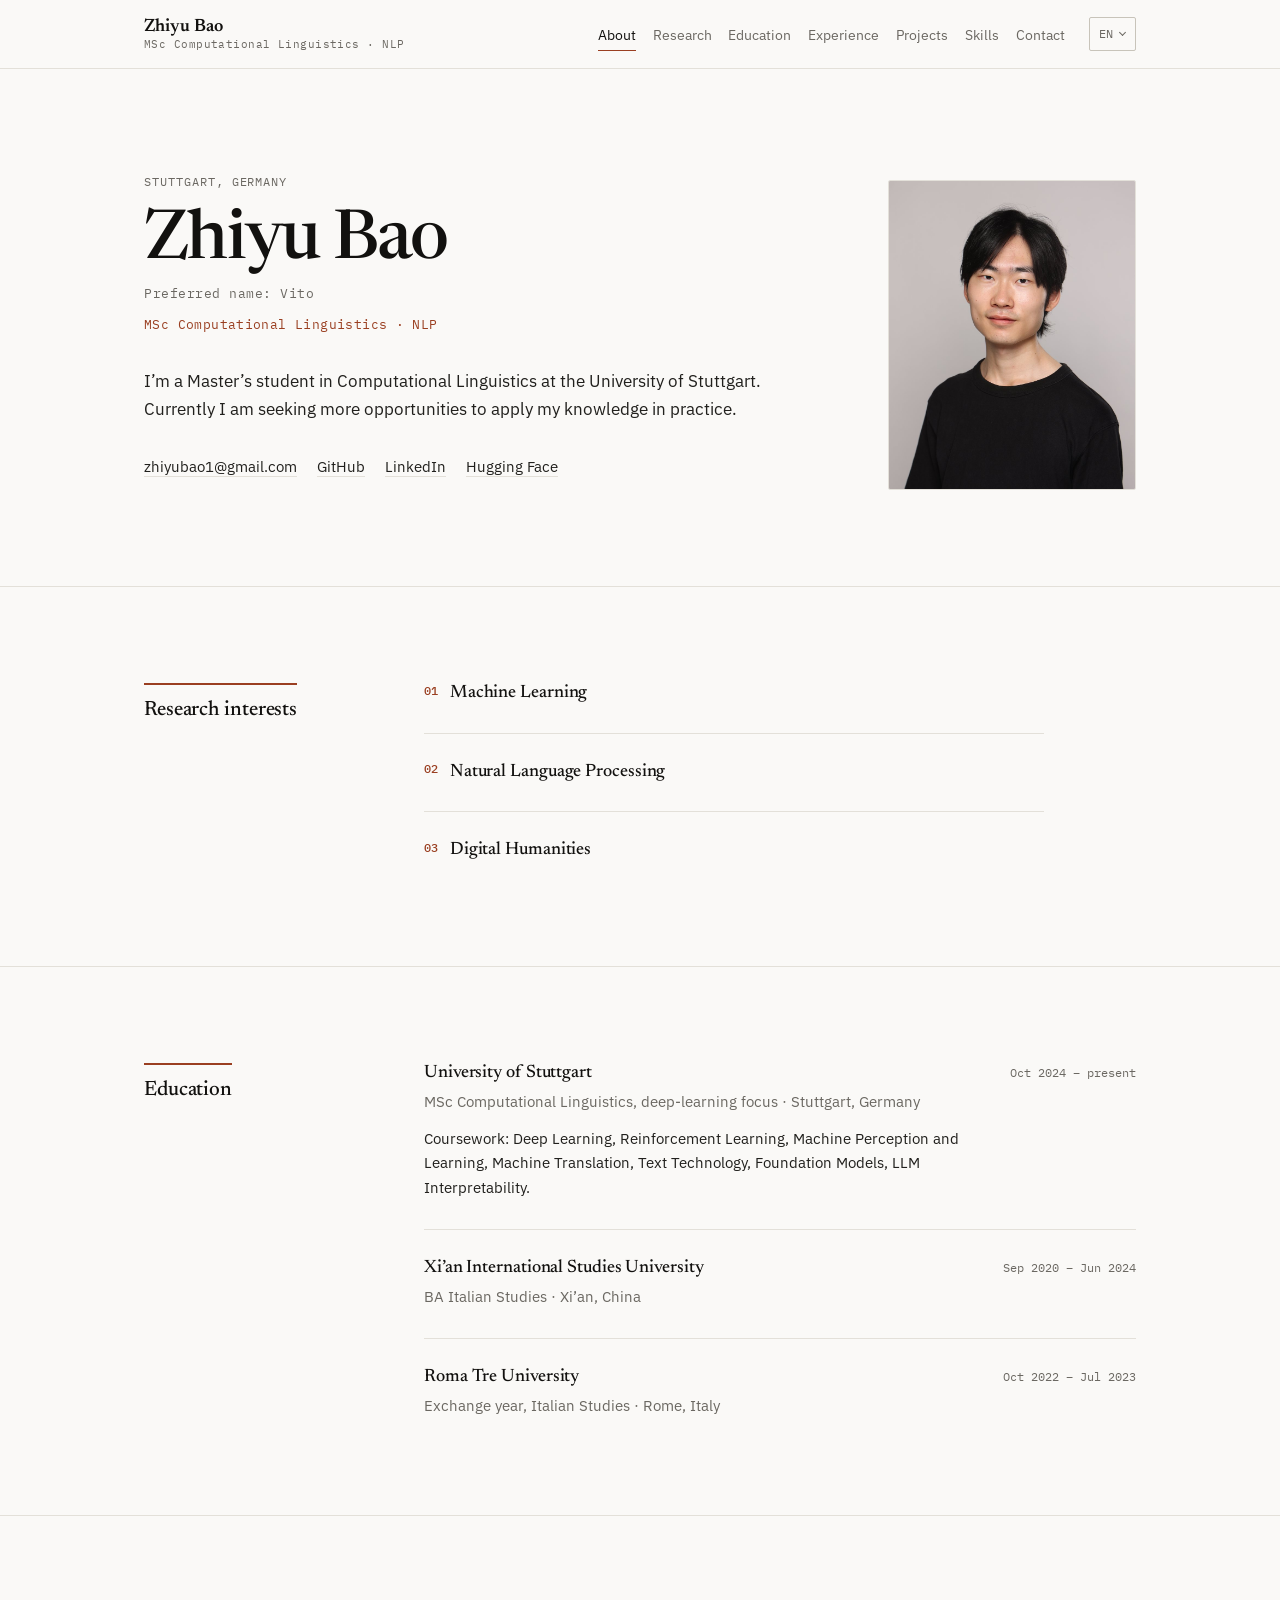
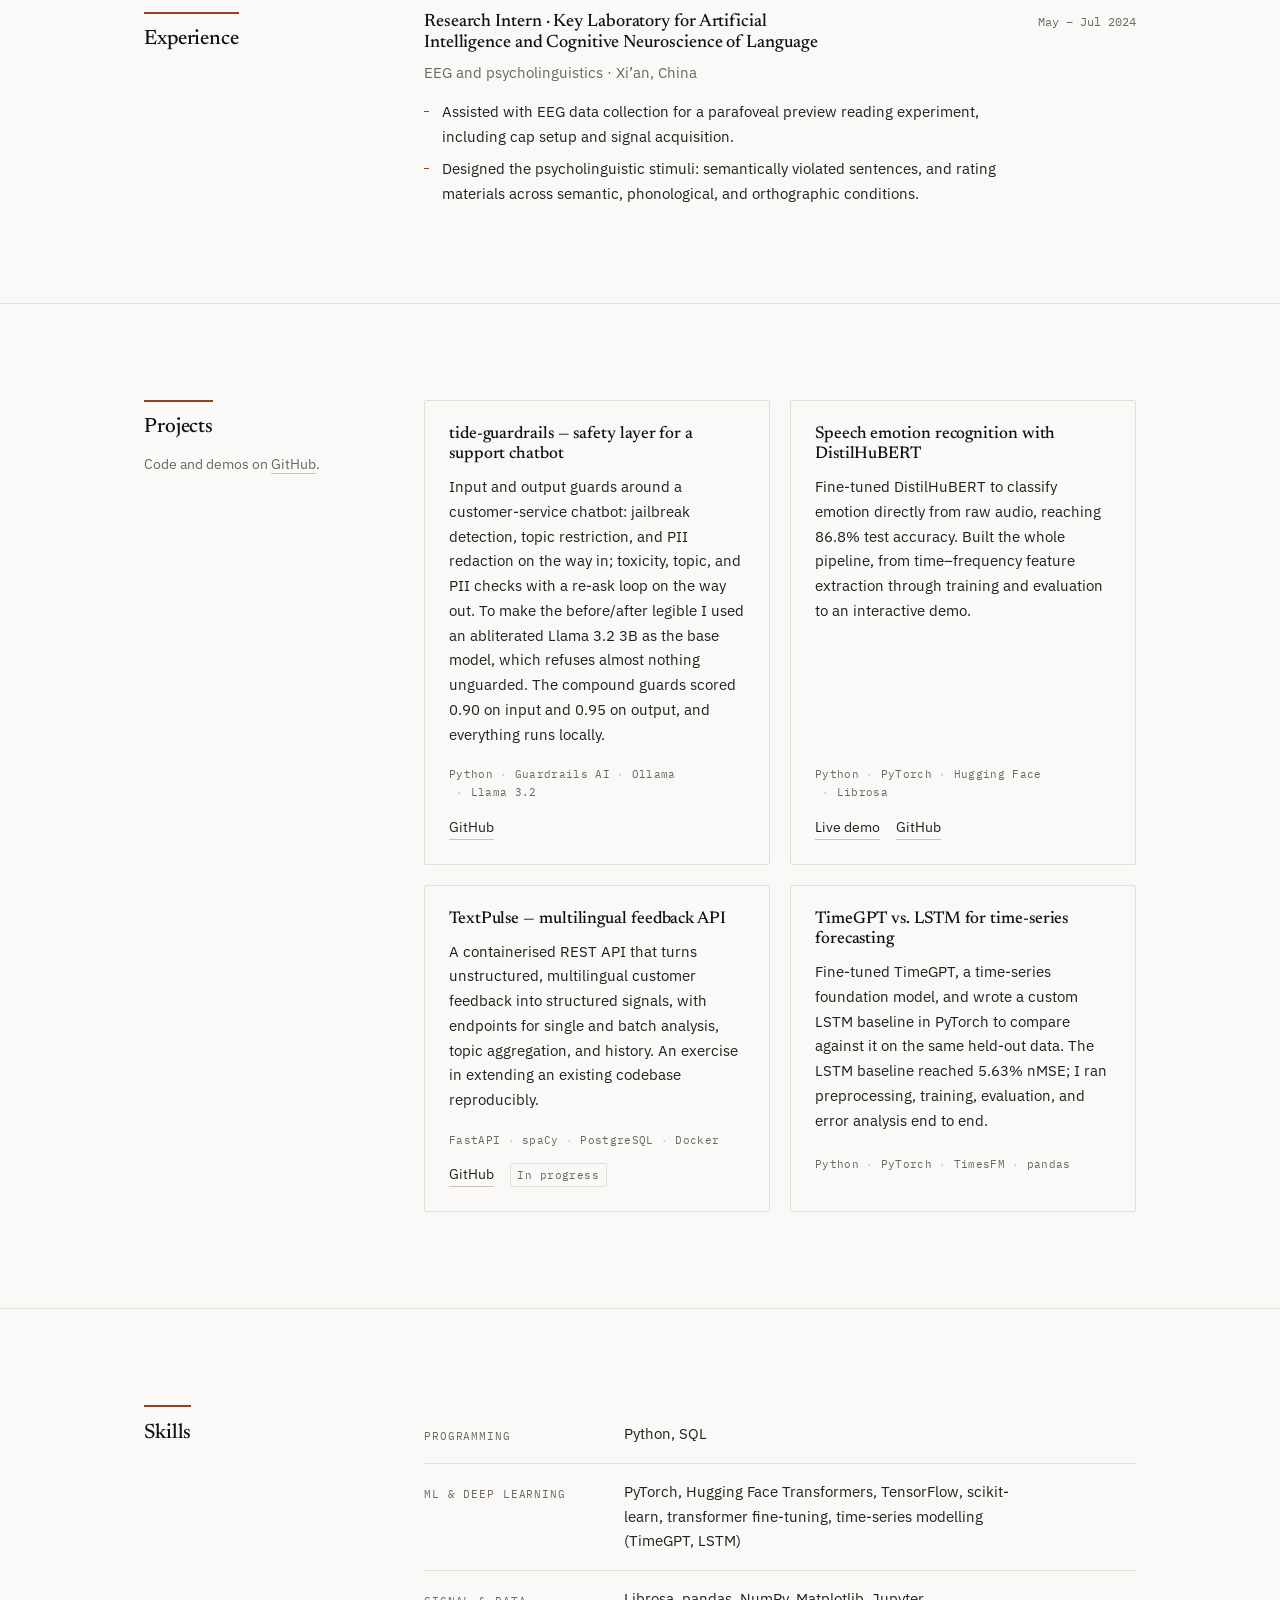
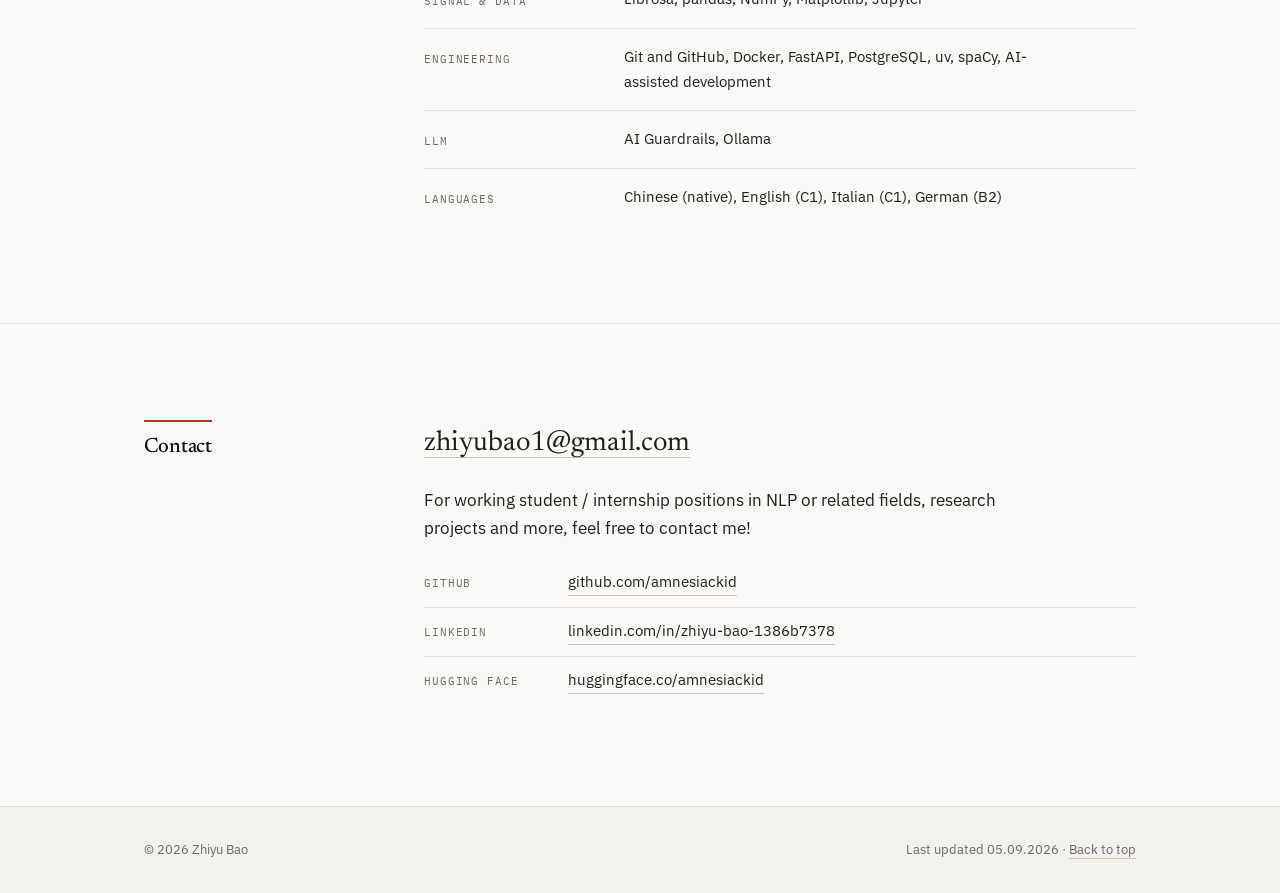
<file: index.html>
<!doctype html>
<html lang="en">
<head>
<meta charset="utf-8">
<meta name="viewport" content="width=device-width, initial-scale=1">

<!-- ==========================================================================
     QUICK EDIT MAP  —  where to change things
     --------------------------------------------------------------------------
     Colours & fonts ............ styles.css, the :root block at the very top
     Name / title / nav ......... "SITE HEADER" section below
     Intro paragraphs ........... "ABOUT / HERO" section below
     Everything else ............ each <section> is preceded by an EDIT comment
     Photo ...................... assets/portrait.jpg (4:5 portrait, ~900x1125)
     CV ......................... by email, not a file; see the CV section
     Publications ............... currently commented out — search "PUBLICATIONS"
     Site URL for SEO ........... update if the site moves off GitHub Pages
     ========================================================================== -->

<!-- ==========================================================================
     SEO & SOCIAL SHARING
     EDIT: title and description. Update the URLs below if the site moves.
     og:image should ideally be a 1200x630 image; the portrait works as a
     stopgap. Absolute URLs are required here — relative paths will not work.
     ========================================================================== -->
<title>Zhiyu (Vito) Bao — MSc Computational Linguistics, NLP &amp; Speech</title>
<meta name="description" content="Zhiyu Bao is an MSc Computational Linguistics student at the University of Stuttgart working on transformer fine-tuning, LLM interpretability, and multilingual NLP.">
<link rel="canonical" href="https://amnesiackid.github.io/personal-site/">

<!-- Language alternates. x-default points at English: it is the primary
     version and the fallback for any locale not listed here. -->
<link rel="alternate" hreflang="en" href="https://amnesiackid.github.io/personal-site/">
<link rel="alternate" hreflang="de" href="https://amnesiackid.github.io/personal-site/de/">
<link rel="alternate" hreflang="zh-Hans" href="https://amnesiackid.github.io/personal-site/zh/">
<link rel="alternate" hreflang="x-default" href="https://amnesiackid.github.io/personal-site/">

<meta property="og:type" content="profile">
<meta property="og:title" content="Zhiyu (Vito) Bao — MSc Computational Linguistics, NLP &amp; Speech">
<meta property="og:description" content="MSc Computational Linguistics student at the University of Stuttgart. Transformer fine-tuning, LLM interpretability, multilingual NLP.">
<meta property="og:url" content="https://amnesiackid.github.io/personal-site/">
<meta property="og:image" content="https://amnesiackid.github.io/personal-site/assets/portrait.jpg">
<meta property="og:locale" content="en_GB">
<meta property="og:locale:alternate" content="de_DE">
<meta property="og:locale:alternate" content="zh_CN">
<meta name="twitter:card" content="summary_large_image">

<!-- Monogram favicon, inline so there is no extra file to manage. -->
<link rel="icon" href="data:image/svg+xml,%3Csvg xmlns='http://www.w3.org/2000/svg' viewBox='0 0 32 32'%3E%3Crect width='32' height='32' rx='6' fill='%23faf9f7'/%3E%3Ctext x='16' y='22' font-family='Georgia,serif' font-size='16' text-anchor='middle' fill='%239a3f21'%3EZB%3C/text%3E%3C/svg%3E">

<!-- Typeface pairing: Newsreader (serif headings) + IBM Plex Sans (body text)
     + IBM Plex Mono (labels, dates, tech stacks).
     To change fonts: swap this URL, then edit --font-serif / --font-sans /
     --font-mono in styles.css. -->
<link rel="preconnect" href="https://fonts.googleapis.com">
<link rel="preconnect" href="https://fonts.gstatic.com" crossorigin>
<link rel="stylesheet" href="https://fonts.googleapis.com/css2?family=IBM+Plex+Mono:wght@400;500&family=IBM+Plex+Sans:ital,wght@0,400;0,500;0,600;1,400&family=Newsreader:ital,opsz,wght@0,6..72,400;0,6..72,500;0,6..72,600;1,6..72,400&display=swap">

<link rel="stylesheet" href="styles.css">

<!-- Structured data: helps search engines read this as a person, not a page. -->
<script type="application/ld+json">
{
  "@context": "https://schema.org",
  "@type": "Person",
  "name": "Zhiyu Bao",
  "alternateName": "Vito Bao",
  "givenName": "Zhiyu",
  "familyName": "Bao",
  "jobTitle": "MSc Computational Linguistics student",
  "email": "mailto:zhiyubao1@gmail.com",
  "affiliation": { "@type": "CollegeOrUniversity", "name": "University of Stuttgart" },
  "alumniOf": [
    { "@type": "CollegeOrUniversity", "name": "Xi'an International Studies University" },
    { "@type": "CollegeOrUniversity", "name": "Roma Tre University" }
  ],
  "knowsAbout": ["Natural Language Processing", "Speech Processing", "LLM Interpretability", "Multilingual NLP"],
  "url": "https://amnesiackid.github.io/personal-site/",
  "sameAs": [
    "https://github.com/amnesiackid",
    "https://www.linkedin.com/in/zhiyu-bao-1386b7378/",
    "https://huggingface.co/amnesiackid"
  ]
}
</script>
</head>

<body id="top">

<!-- Keyboard users can jump past the nav. Visible only when focused. -->
<a class="skip-link" href="#main">Skip to content</a>

<!-- ==========================================================================
     SITE HEADER / NAV
     EDIT: the name and role in .masthead, and the nav link labels below.
     Each href must match the id="" of the matching <section>.
     The mobile menu button is wired up in main.js.
     ========================================================================== -->
<header class="site-header">
  <div class="shell site-header__inner">
    <a class="masthead" href="#top">
      <span class="masthead__name">Zhiyu Bao</span>
      <span class="masthead__role">MSc Computational Linguistics &middot; NLP</span>
    </a>

    <div class="site-header__end">

      <nav id="primary-nav" class="nav" aria-label="Section navigation">
        <ul class="nav__list">
          <li><a href="#about">About</a></li>
          <li><a href="#research">Research</a></li>
          <li><a href="#education">Education</a></li>
          <li><a href="#experience">Experience</a></li>
          <li><a href="#projects">Projects</a></li>
          <!-- <li><a href="#publications">Publications</a></li> -->
          <li><a href="#skills">Skills</a></li>
          <li><a href="#contact">Contact</a></li>
        </ul>
      </nav>

      <!-- LANGUAGE DROPDOWN
           A <details> disclosure, so it works without JavaScript.
           Identical on all three pages except for the button label,
           the link paths, and which option carries aria-current.
           The "main" tag marks English as the primary version. -->
      <details class="lang">
        <summary class="lang__toggle">
          <span class="visually-hidden">Language:&nbsp;</span>EN<span class="lang__caret" aria-hidden="true"></span>
        </summary>
        <ul class="lang__menu">
          <li><a href="./" hreflang="en" lang="en" aria-current="page">English <span class="lang__tag">main</span></a></li>
          <li><a href="de/" hreflang="de" lang="de">Deutsch</a></li>
          <li><a href="zh/" hreflang="zh-Hans" lang="zh-Hans">中文</a></li>
        </ul>
      </details>

      <button class="nav-toggle" type="button" aria-expanded="false" aria-controls="primary-nav">
        <span class="nav-toggle__bars" aria-hidden="true"></span>
        <span class="nav-toggle__text">Menu</span>
      </button>

    </div>
  </div>
</header>

<main id="main">

<!-- ==========================================================================
     1. ABOUT / HERO
     EDIT: the display name, the role line, and the two intro paragraphs.
     Keep the intro to 2-4 sentences: it is the only thing many readers read.
     The photo is assets/portrait.jpg — swap that file and keep the filename,
     and the framing stays correct (CSS crops it to 4:5).
     ========================================================================== -->
<section id="about" class="hero" aria-labelledby="hero-name">
  <div class="shell hero__inner">

    <div class="hero__text">
      <p class="eyebrow">Stuttgart, Germany</p>
      <h1 id="hero-name" class="hero__name">Zhiyu Bao</h1>
      <p class="preferred-name">Preferred name: Vito</p>
      <p class="hero__role">MSc Computational Linguistics &middot; NLP</p>

      <div class="prose">
        <p>I&rsquo;m a Master&rsquo;s student in Computational Linguistics at the
        University of Stuttgart. 
        Currently I am seeking more opportunities to apply my knowledge in practice.
        </p>
      </div>

      <ul class="hero__links">
        <li><a href="mailto:zhiyubao1@gmail.com">zhiyubao1@gmail.com</a></li>
        <li><a href="https://github.com/amnesiackid" rel="me noopener">GitHub</a></li>
        <li><a href="https://www.linkedin.com/in/zhiyu-bao-1386b7378/" rel="me noopener">LinkedIn</a></li>
        <li><a href="https://huggingface.co/amnesiackid" rel="me noopener">Hugging&nbsp;Face</a></li>
      </ul>
    </div>

    <figure class="hero__figure">
      <!-- EDIT: alt text should describe the photo for screen-reader users. -->
      <img src="assets/portrait.jpg" width="900" height="1125"
           alt="Portrait photograph of Zhiyu Bao" decoding="async">
    </figure>

  </div>
</section>

<!-- ==========================================================================
     2. RESEARCH INTERESTS
     EDIT: each <li> is one interest — a short heading plus 1-3 sentences that
     say what you actually did or want to do. Add or remove <li> items freely;
     the numbering is automatic (CSS counters), so nothing needs renumbering.
     ========================================================================== -->
<section id="research" class="section" aria-labelledby="research-heading">
  <div class="shell section__grid">

    <div class="section__head">
      <h2 id="research-heading">Research interests</h2>
    </div>

    <div class="section__body">
      <ol class="interests">
        <li>
          <h3>Machine Learning</h3>
        </li>
        <li>
          <h3>Natural Language Processing</h3>
        </li>
        <li>
          <h3>Digital Humanities</h3>
        </li>
      </ol>
    </div>

  </div>
</section>

<!-- ==========================================================================
     3. EDUCATION
     EDIT: copy one <li class="entry"> block to add a degree. Each entry is
     institution + dates on one row, then the degree line, then optional notes.
     Add a thesis title under "Thesis:" once you have one.
     ========================================================================== -->
<section id="education" class="section" aria-labelledby="education-heading">
  <div class="shell section__grid">

    <div class="section__head">
      <h2 id="education-heading">Education</h2>
    </div>

    <div class="section__body">
      <ul class="entries">

        <li class="entry">
          <div class="entry__head">
            <h3 class="entry__title">University of Stuttgart</h3>
            <p class="entry__meta">Oct 2024 &ndash; present</p>
          </div>
          <p class="entry__sub">MSc Computational Linguistics, deep-learning focus &middot; Stuttgart, Germany</p>
          <p class="entry__note">Coursework: Deep Learning, Reinforcement Learning,
          Machine Perception and Learning, Machine Translation, Text Technology,
          Foundation Models, LLM Interpretability.</p>
          <!-- EDIT: uncomment and fill in once your thesis topic is fixed.
          <p class="entry__note"><strong>Thesis:</strong> [Working title], supervised by [Supervisor].</p>
          -->
        </li>

        <li class="entry">
          <div class="entry__head">
            <h3 class="entry__title">Xi&rsquo;an International Studies University</h3>
            <p class="entry__meta">Sep 2020 &ndash; Jun 2024</p>
          </div>
          <p class="entry__sub">BA Italian Studies &middot; Xi&rsquo;an, China</p>
        </li>

        <li class="entry">
          <div class="entry__head">
            <h3 class="entry__title">Roma Tre University</h3>
            <p class="entry__meta">Oct 2022 &ndash; Jul 2023</p>
          </div>
          <p class="entry__sub">Exchange year, Italian Studies &middot; Rome, Italy</p>
        </li>

      </ul>
    </div>

  </div>
</section>

<!-- ==========================================================================
     4. EXPERIENCE
     EDIT: same block structure as Education, plus a bulleted list of what you
     did. Keep bullets concrete: task, method, outcome. A blank template is
     commented out at the end of the list.
     ========================================================================== -->
<section id="experience" class="section" aria-labelledby="experience-heading">
  <div class="shell section__grid">

    <div class="section__head">
      <h2 id="experience-heading">Experience</h2>
    </div>

    <div class="section__body">
      <ul class="entries">

        <li class="entry">
          <div class="entry__head">
            <h3 class="entry__title">Research Intern &middot; Key Laboratory for Artificial
            Intelligence and Cognitive Neuroscience of Language</h3>
            <p class="entry__meta">May &ndash; Jul 2024</p>
          </div>
          <p class="entry__sub">EEG and psycholinguistics &middot; Xi&rsquo;an, China</p>
          <ul class="bullets">
            <li>Assisted with EEG data collection for a parafoveal preview reading
            experiment, including cap setup and signal acquisition.</li>
            <li>Designed the psycholinguistic stimuli: semantically violated
            sentences, and rating materials across semantic, phonological, and
            orthographic conditions.</li>
          </ul>
        </li>

        <!-- EDIT: template for a new role — copy, uncomment, fill in.
        <li class="entry">
          <div class="entry__head">
            <h3 class="entry__title">[Role] &middot; [Organisation]</h3>
            <p class="entry__meta">[Mon YYYY] &ndash; [Mon YYYY]</p>
          </div>
          <p class="entry__sub">[Focus area] &middot; [City, Country]</p>
          <ul class="bullets">
            <li>[What you did, with the method and the outcome.]</li>
          </ul>
        </li>
        -->

      </ul>
    </div>

  </div>
</section>

<!-- ==========================================================================
     5. PROJECTS
     EDIT: one <article class="project"> per project. Keep the description to
     one or two sentences and lead with the result where you have one.
     .project__stack holds the tech stack, .project__links holds the links.
     A blank template is commented out at the end of the list.
     ========================================================================== -->
<section id="projects" class="section" aria-labelledby="projects-heading">
  <div class="shell section__grid">

    <div class="section__head">
      <h2 id="projects-heading">Projects</h2>
      <p class="section__note">Code and demos on
        <a href="https://github.com/amnesiackid" rel="noopener">GitHub</a>.</p>
    </div>

    <div class="section__body">
      <div class="projects">

        <article class="project">
          <h3 class="project__title">tide-guardrails &mdash; safety layer for a support chatbot</h3>
          <p class="project__desc">Input and output guards around a
          customer-service chatbot: jailbreak detection, topic restriction, and
          PII redaction on the way in; toxicity, topic, and PII checks with a
          re-ask loop on the way out. To make the before/after legible I used an
          abliterated Llama 3.2 3B as the base model, which refuses almost
          nothing unguarded. The compound guards scored 0.90 on input and 0.95 on
          output, and everything runs locally.</p>
          <ul class="project__stack">
            <li>Python</li><li>Guardrails AI</li><li>Ollama</li><li>Llama 3.2</li>
          </ul>
          <p class="project__links">
            <a href="https://github.com/amnesiackid/tide-guardrails" rel="noopener">GitHub</a>
          </p>
        </article>

        <article class="project">
          <h3 class="project__title">Speech emotion recognition with DistilHuBERT</h3>
          <p class="project__desc">Fine-tuned DistilHuBERT to classify emotion
          directly from raw audio, reaching 86.8% test accuracy. Built the whole
          pipeline, from time&ndash;frequency feature extraction through training
          and evaluation to an interactive demo.</p>
          <ul class="project__stack">
            <li>Python</li><li>PyTorch</li><li>Hugging Face</li><li>Librosa</li>
          </ul>
          <p class="project__links">
            <a href="https://huggingface.co/spaces/amnesiackid/audio-emotion-recognition" rel="noopener">Live demo</a>
            <a href="https://github.com/amnesiackid/automatic-speech-emotion-recognition-on-ravdess" rel="noopener">GitHub</a>
          </p>

        </article>

        <article class="project">
          <h3 class="project__title">TextPulse &mdash; multilingual feedback API</h3>
          <p class="project__desc">A containerised REST API that turns
          unstructured, multilingual customer feedback into structured signals,
          with endpoints for single and batch analysis, topic aggregation, and
          history. An exercise in extending an existing codebase reproducibly.</p>
          <ul class="project__stack">
            <li>FastAPI</li><li>spaCy</li><li>PostgreSQL</li><li>Docker</li>
          </ul>
          <p class="project__links">
            <a href="https://github.com/amnesiackid/TextPulse-Multilingual-Customer-Feedback-API" rel="noopener">GitHub</a>
            <span class="project__status">In progress</span>
          </p>
        </article>

        <article class="project">
          <h3 class="project__title">TimeGPT vs. LSTM for time-series forecasting</h3>
          <p class="project__desc">Fine-tuned TimeGPT, a time-series foundation
          model, and wrote a custom LSTM baseline in PyTorch to compare against it
          on the same held-out data. The LSTM baseline reached 5.63% nMSE; I ran
          preprocessing, training, evaluation, and error analysis end to end.</p>
          <ul class="project__stack">
            <li>Python</li><li>PyTorch</li><li>TimesFM</li><li>pandas</li>
          </ul>
          <!-- EDIT: uncomment once the repository is public.
          <p class="project__links">
            <a href="[LINK-TO-REPO]" rel="noopener">GitHub</a>
          </p>
          -->
        </article>

        <!-- EDIT: template for a new project — copy, uncomment, fill in.
        <article class="project">
          <h3 class="project__title">[Project name]</h3>
          <p class="project__desc">[One or two sentences. Lead with the result.]</p>
          <ul class="project__stack">
            <li>[Tech]</li><li>[Tech]</li>
          </ul>
          <p class="project__links">
            <a href="[LINK]" rel="noopener">GitHub</a>
          </p>
        </article>
        -->

      </div>
    </div>

  </div>
</section>

<!-- ==========================================================================
     6. PUBLICATIONS  —  currently hidden
     You have no publications yet, so this section is commented out rather than
     left standing empty. To switch it on:
       1. delete the two comment markers wrapping the <section> below, and
       2. uncomment the Publications <li> in the nav near the top of this file.
     The format is citation-style: authors, year, title, venue, then links.
     ========================================================================== -->
<!--
<section id="publications" class="section" aria-labelledby="publications-heading">
  <div class="shell section__grid">
    <div class="section__head">
      <h2 id="publications-heading">Publications</h2>
    </div>
    <div class="section__body">
      <ol class="publications">
        <li class="publication">
          <p class="publication__cite">
            <span class="publication__authors">[Bao, Z.], [Co-author, A.]</span>
            <span class="publication__year">([Year])</span>.
            <span class="publication__title">[Title of the paper]</span>.
            <em class="publication__venue">[Venue or preprint server]</em>.
          </p>
          <p class="publication__links">
            <a href="[ARXIV-LINK]" rel="noopener">arXiv</a>
            <a href="[PDF-LINK]" rel="noopener">PDF</a>
            <a href="[CODE-LINK]" rel="noopener">Code</a>
          </p>
        </li>
      </ol>
    </div>
  </div>
</section>
-->

<!-- ==========================================================================
     7. SKILLS
     EDIT: each <div class="skills__group"> is one row — a label and a
     comma-separated list. Keep the grouping shallow; a long tag cloud reads as
     padding rather than as signal.
     ========================================================================== -->
<section id="skills" class="section" aria-labelledby="skills-heading">
  <div class="shell section__grid">

    <div class="section__head">
      <h2 id="skills-heading">Skills</h2>
    </div>

    <div class="section__body">
      <dl class="skills">

        <div class="skills__group">
          <dt>Programming</dt>
          <dd>Python, SQL</dd>
        </div>

        <div class="skills__group">
          <dt>ML &amp; deep learning</dt>
          <dd>PyTorch, Hugging Face Transformers, TensorFlow, scikit-learn,
          transformer fine-tuning, time-series modelling (TimeGPT, LSTM)</dd>
        </div>

        <div class="skills__group">
          <dt>Signal &amp; data</dt>
          <dd>Librosa, pandas, NumPy, Matplotlib, Jupyter</dd>
        </div>

        <div class="skills__group">
          <dt>Engineering</dt>
          <dd>Git and GitHub, Docker, FastAPI, PostgreSQL, uv, spaCy,
          AI-assisted development</dd>
        </div>

        <div class="skills__group">
          <dt>LLM</dt>
          <dd>AI Guardrails, Ollama</dd>
        </div>

        <div class="skills__group">
          <dt>Languages</dt>
          <dd>Chinese (native), English (C1), Italian (C1), German (B2)</dd>
        </div>

      </dl>
    </div>

  </div>
</section>



<!-- ==========================================================================
     8. CONTACT
     EDIT: the email address (in both the href and the link text), the optional
     availability line, and the link list. Delete any link you do not use.
     Google Scholar is commented out until you have something to put there.
     ========================================================================== -->
<section id="contact" class="section section--last" aria-labelledby="contact-heading">
  <div class="shell section__grid">

    <div class="section__head">
      <h2 id="contact-heading">Contact</h2>
    </div>

    <div class="section__body">
      <p class="contact__email">
        <a href="mailto:zhiyubao1@gmail.com">zhiyubao1@gmail.com</a>
      </p>

      <!-- EDIT: replace the bracketed text with your actual situation, or
           delete this paragraph entirely. -->
      <p class="prose">For working student / internship positions in NLP or related fields,
        research projects and more, feel free to contact me!</p>

      <ul class="contact__links">
        <li>
          <span class="contact__label">GitHub</span>
          <a href="https://github.com/amnesiackid" rel="me noopener">github.com/amnesiackid</a>
        </li>
        <li>
          <span class="contact__label">LinkedIn</span>
          <a href="https://www.linkedin.com/in/zhiyu-bao-1386b7378/" rel="me noopener">linkedin.com/in/zhiyu-bao-1386b7378</a>
        </li>
        <li>
          <span class="contact__label">Hugging Face</span>
          <a href="https://huggingface.co/amnesiackid" rel="me noopener">huggingface.co/amnesiackid</a>
        </li>
        <!--
        <li>
          <span class="contact__label">Google Scholar</span>
          <a href="[SCHOLAR-LINK]" rel="me noopener">[scholar.google.com/citations?user=...]</a>
        </li>
        -->
      </ul>
    </div>

  </div>
</section>

</main>

<!-- ==========================================================================
     9. FOOTER
     EDIT: the "last updated" date. The year in the copyright line is filled in
     by main.js, so it never goes stale.
     ========================================================================== -->
<footer class="site-footer">
  <div class="shell site-footer__inner">
    <p>&copy; <span data-year>2026</span> Zhiyu Bao</p>
    <p>Last updated 05.09.2026 &middot; <a href="#top">Back to top</a></p>
  </div>
</footer>

<script src="main.js"></script>
</body>
</html>
</file>
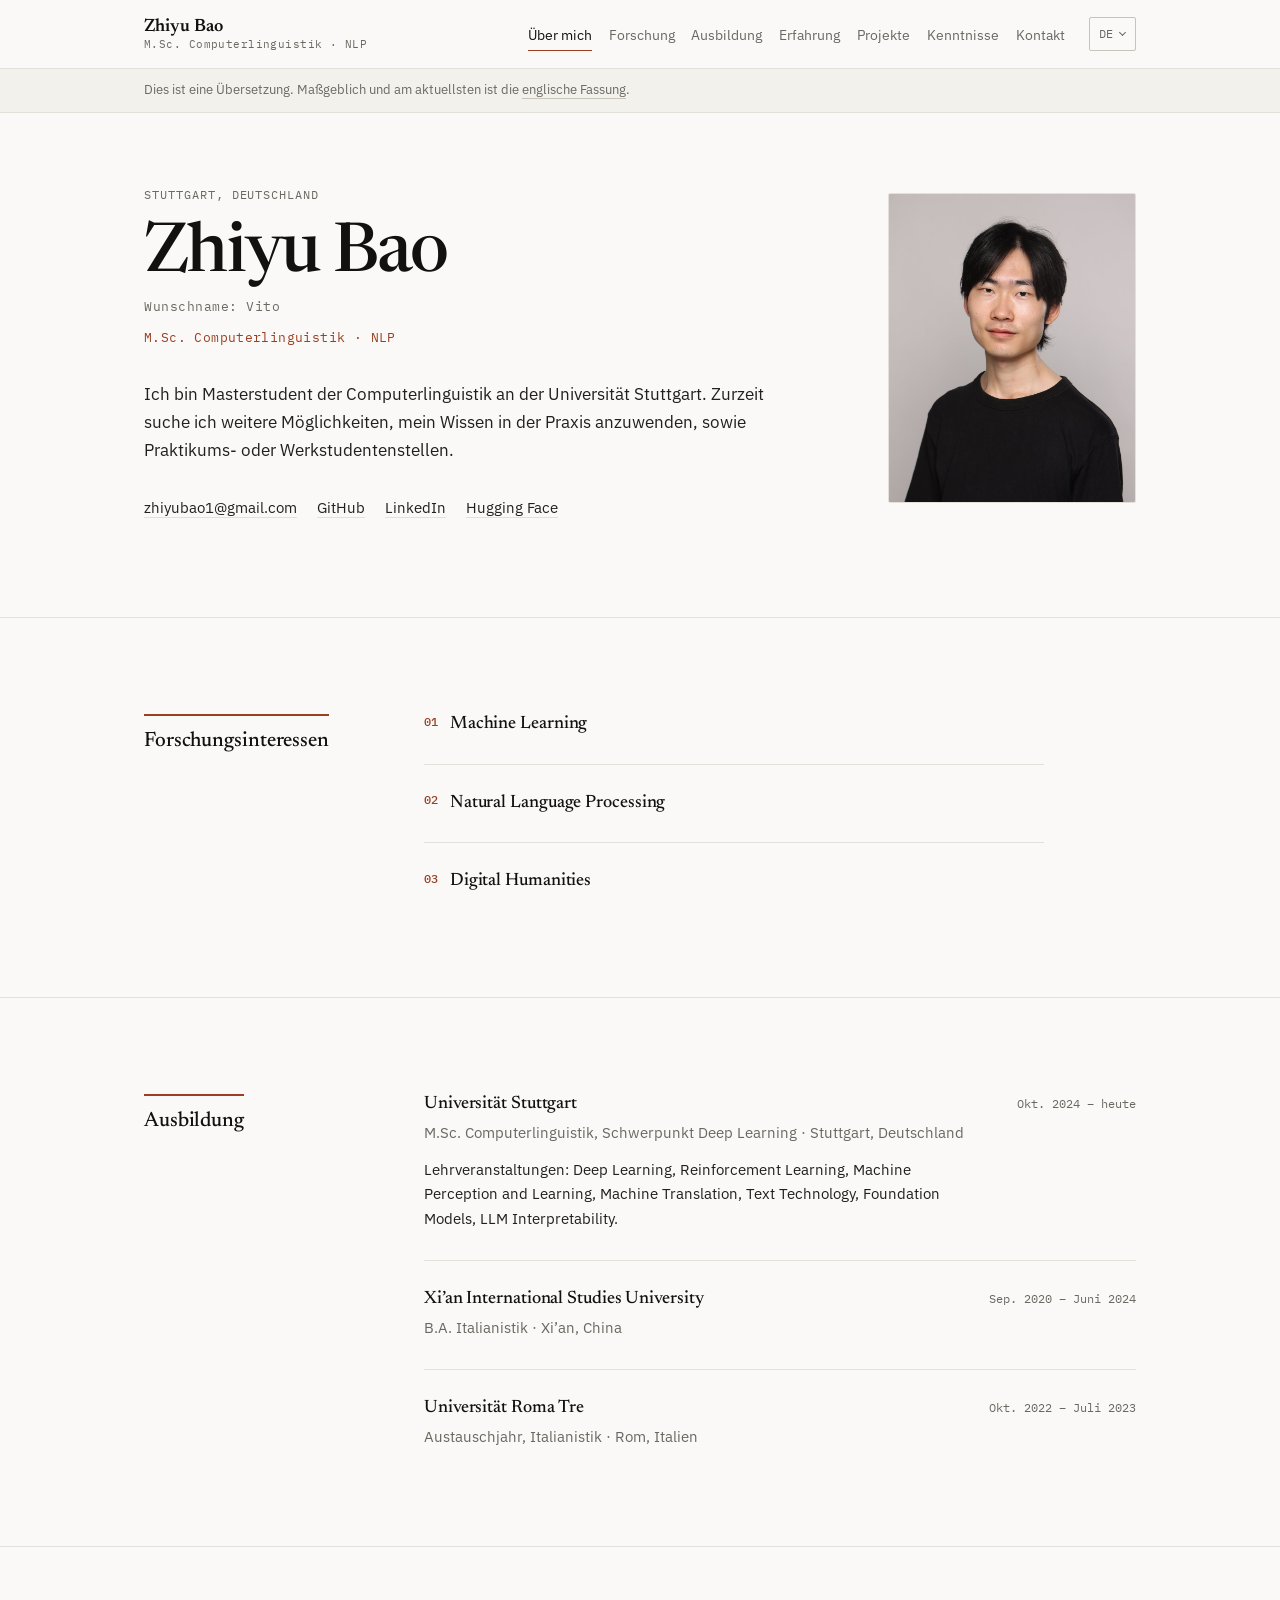
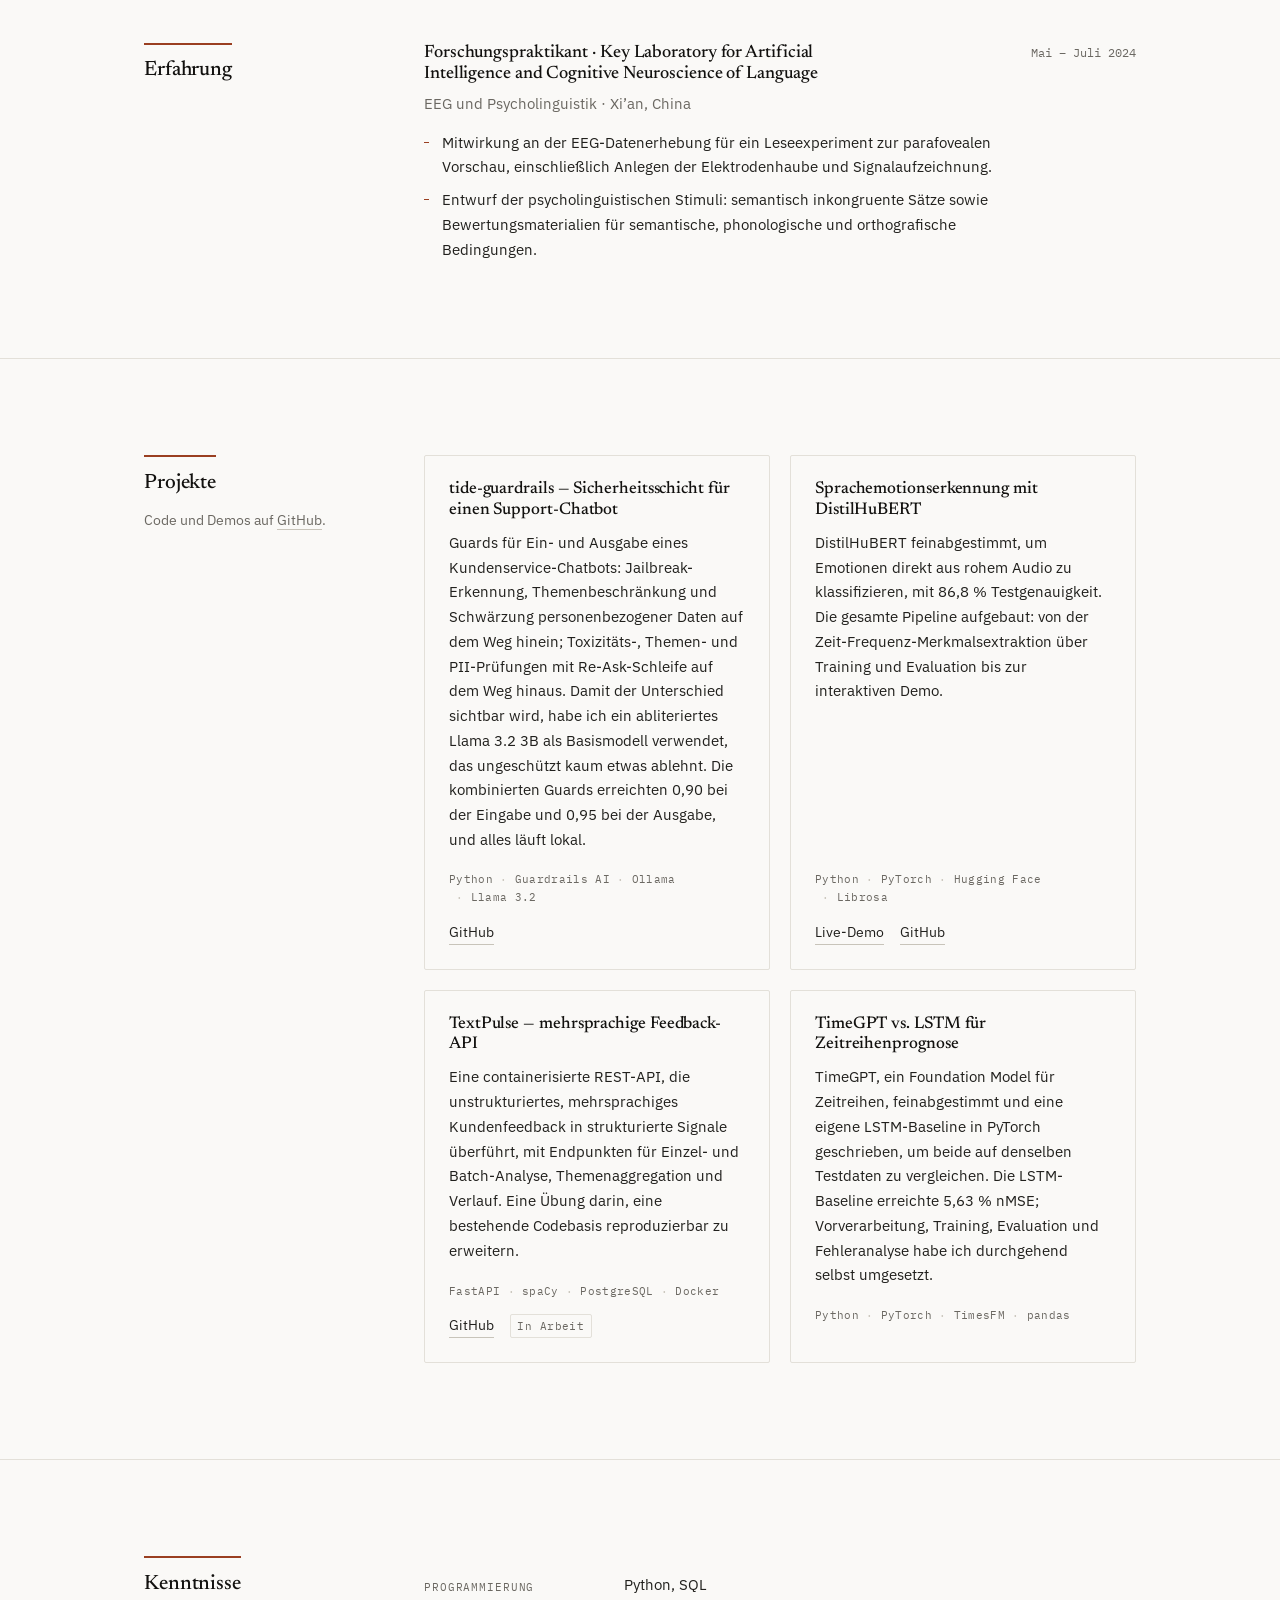
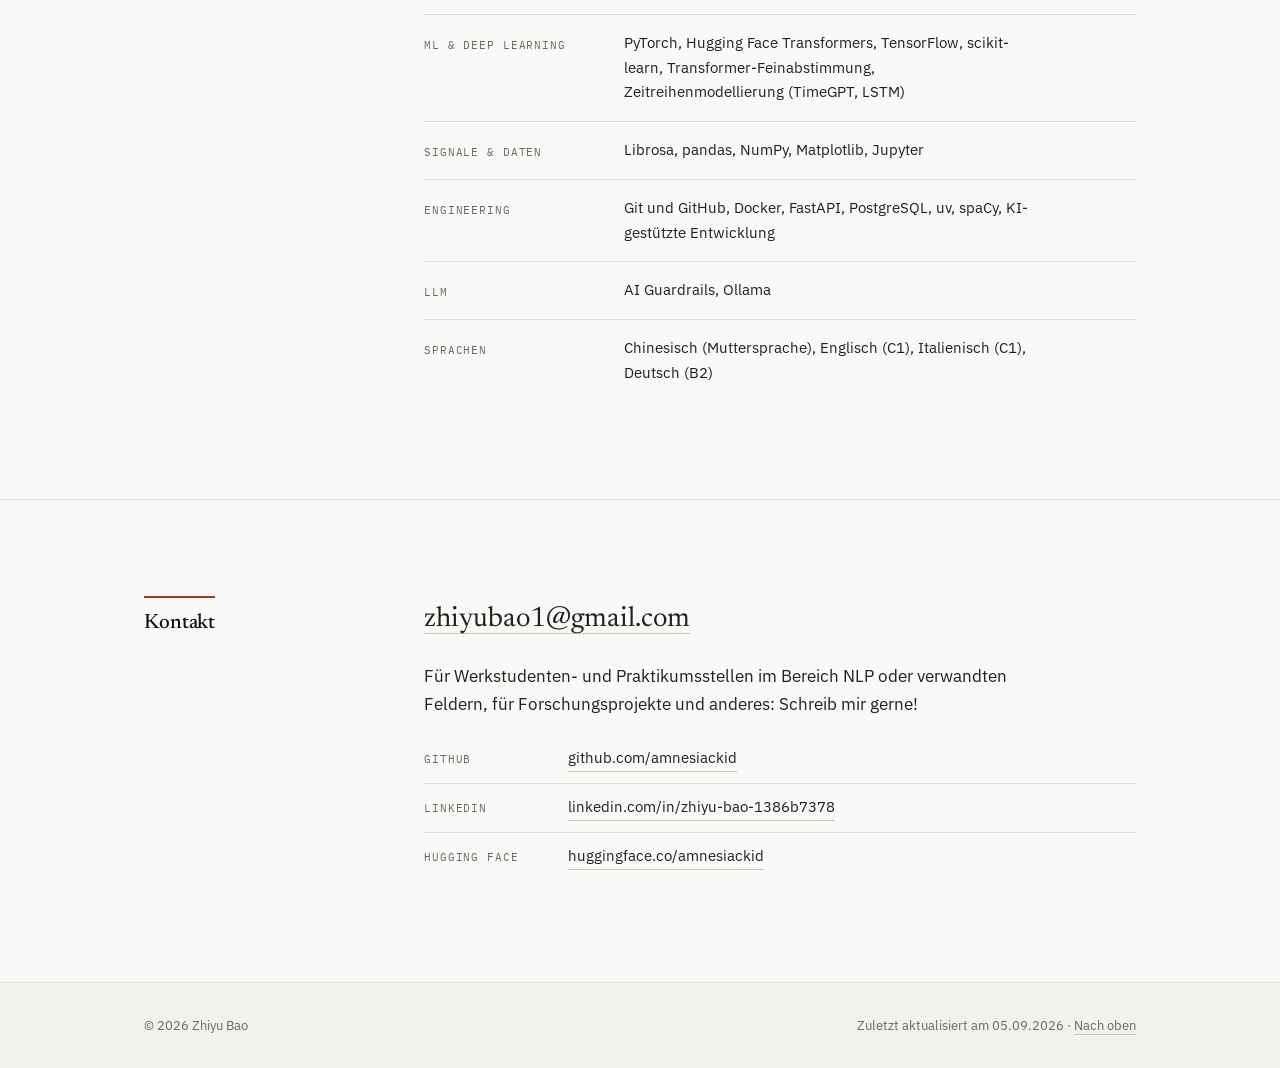
<file: de/index.html>
<!doctype html>
<html lang="de">
<head>
<meta charset="utf-8">
<meta name="viewport" content="width=device-width, initial-scale=1">

<!-- ==========================================================================
     DEUTSCHE FASSUNG  /  GERMAN VERSION
     --------------------------------------------------------------------------
     This is a translation of ../index.html. English is the primary version.

     HOW TO KEEP THIS IN SYNC
       - The section ids (#about, #research, …) are IDENTICAL in all three
         languages. Do not rename them: the nav, the scroll-spy and the
         language switcher all rely on them matching.
       - styles.css and main.js are shared — they live one level up and are
         referenced as ../styles.css and ../main.js. Never copy them in here.
       - When you change content in ../index.html, change it here too, or the
         translations drift. The notice bar tells readers English wins.

     WHAT IS DELIBERATELY NOT TRANSLATED
       Repository names, tech stacks, course titles (Stuttgart teaches them
       under English names), and the lab name in Experience.
     ========================================================================== -->

<title>Zhiyu Bao — M.Sc. Computerlinguistik, NLP &amp; Sprachverarbeitung</title>
<meta name="description" content="Zhiyu Bao ist Masterstudent der Computerlinguistik an der Universität Stuttgart und arbeitet an Transformer-Feinabstimmung, LLM-Interpretierbarkeit und mehrsprachigem NLP.">
<link rel="canonical" href="https://amnesiackid.github.io/personal-site/de/">

<!-- Language alternates. x-default points at English: it is the primary
     version and the fallback for any locale not listed here. -->
<link rel="alternate" hreflang="en" href="https://amnesiackid.github.io/personal-site/">
<link rel="alternate" hreflang="de" href="https://amnesiackid.github.io/personal-site/de/">
<link rel="alternate" hreflang="zh-Hans" href="https://amnesiackid.github.io/personal-site/zh/">
<link rel="alternate" hreflang="x-default" href="https://amnesiackid.github.io/personal-site/">

<meta property="og:type" content="profile">
<meta property="og:title" content="Zhiyu Bao — M.Sc. Computerlinguistik, NLP &amp; Sprachverarbeitung">
<meta property="og:description" content="Masterstudent der Computerlinguistik an der Universität Stuttgart. Transformer-Feinabstimmung, LLM-Interpretierbarkeit, mehrsprachiges NLP.">
<meta property="og:url" content="https://amnesiackid.github.io/personal-site/de/">
<meta property="og:image" content="https://amnesiackid.github.io/personal-site/assets/portrait.jpg">
<meta property="og:locale" content="de_DE">
<meta property="og:locale:alternate" content="en_GB">
<meta property="og:locale:alternate" content="zh_CN">
<meta name="twitter:card" content="summary_large_image">

<link rel="icon" href="data:image/svg+xml,%3Csvg xmlns='http://www.w3.org/2000/svg' viewBox='0 0 32 32'%3E%3Crect width='32' height='32' rx='6' fill='%23faf9f7'/%3E%3Ctext x='16' y='22' font-family='Georgia,serif' font-size='16' text-anchor='middle' fill='%239a3f21'%3EZB%3C/text%3E%3C/svg%3E">

<link rel="preconnect" href="https://fonts.googleapis.com">
<link rel="preconnect" href="https://fonts.gstatic.com" crossorigin>
<link rel="stylesheet" href="https://fonts.googleapis.com/css2?family=IBM+Plex+Mono:wght@400;500&family=IBM+Plex+Sans:ital,wght@0,400;0,500;0,600;1,400&family=Newsreader:ital,opsz,wght@0,6..72,400;0,6..72,500;0,6..72,600;1,6..72,400&display=swap">

<!-- Shared stylesheet, one level up. -->
<link rel="stylesheet" href="../styles.css">

<script type="application/ld+json">
{
  "@context": "https://schema.org",
  "@type": "Person",
  "name": "Zhiyu Bao",
  "jobTitle": "Masterstudent der Computerlinguistik",
  "email": "mailto:zhiyubao1@gmail.com",
  "affiliation": { "@type": "CollegeOrUniversity", "name": "Universität Stuttgart" },
  "alumniOf": [
    { "@type": "CollegeOrUniversity", "name": "Xi'an International Studies University" },
    { "@type": "CollegeOrUniversity", "name": "Roma Tre University" }
  ],
  "knowsAbout": ["Computerlinguistik", "Maschinelles Lernen", "Digital Humanities"],
  "url": "https://amnesiackid.github.io/personal-site/de/",
  "sameAs": [
    "https://github.com/amnesiackid",
    "https://www.linkedin.com/in/zhiyu-bao-1386b7378/",
    "https://huggingface.co/amnesiackid"
  ]
}
</script>
</head>

<!-- has-lang-notice trims the hero padding, because the notice bar below
     already accounts for the fixed header. -->
<body id="top" class="has-lang-notice">

<a class="skip-link" href="#main">Zum Inhalt springen</a>

<header class="site-header">
  <div class="shell site-header__inner">
    <a class="masthead" href="#top">
      <span class="masthead__name">Zhiyu Bao</span>
      <span class="masthead__role">M.Sc. Computerlinguistik &middot; NLP</span>
    </a>

    <div class="site-header__end">

      <nav id="primary-nav" class="nav" aria-label="Abschnittsnavigation">
        <ul class="nav__list">
          <li><a href="#about">Über mich</a></li>
          <li><a href="#research">Forschung</a></li>
          <li><a href="#education">Ausbildung</a></li>
          <li><a href="#experience">Erfahrung</a></li>
          <li><a href="#projects">Projekte</a></li>
          <li><a href="#skills">Kenntnisse</a></li>
          <li><a href="#contact">Kontakt</a></li>
        </ul>
      </nav>

      <!-- LANGUAGE DROPDOWN
           A <details> disclosure, so it works without JavaScript.
           Identical on all three pages except for the button label,
           the link paths, and which option carries aria-current.
           The "main" tag marks English as the primary version. -->
      <details class="lang">
        <summary class="lang__toggle">
          <span class="visually-hidden">Sprache:&nbsp;</span>DE<span class="lang__caret" aria-hidden="true"></span>
        </summary>
        <ul class="lang__menu">
          <li><a href="../" hreflang="en" lang="en">English <span class="lang__tag">main</span></a></li>
          <li><a href="./" hreflang="de" lang="de" aria-current="page">Deutsch</a></li>
          <li><a href="../zh/" hreflang="zh-Hans" lang="zh-Hans">中文</a></li>
        </ul>
      </details>

      <button class="nav-toggle" type="button" aria-expanded="false" aria-controls="primary-nav">
        <span class="nav-toggle__bars" aria-hidden="true"></span>
        <span class="nav-toggle__text">Menü</span>
      </button>

    </div>
  </div>
</header>

<!-- Says plainly that English is the primary version. -->
<div class="lang-notice">
  <div class="shell">
    <p>Dies ist eine Übersetzung. Maßgeblich und am aktuellsten ist die
    <a href="../" hreflang="en">englische Fassung</a>.</p>
  </div>
</div>

<main id="main">

<!-- 1. ÜBER MICH -->
<section id="about" class="hero" aria-labelledby="hero-name">
  <div class="shell hero__inner">

    <div class="hero__text">
      <p class="eyebrow">Stuttgart, Deutschland</p>
      <h1 id="hero-name" class="hero__name">Zhiyu Bao</h1>
      <p class="preferred-name">Wunschname: Vito</p>
      <p class="hero__role">M.Sc. Computerlinguistik &middot; NLP</p>

      <div class="prose">
        <p>Ich bin Masterstudent der Computerlinguistik an der Universität
        Stuttgart. Zurzeit suche ich weitere Möglichkeiten, mein Wissen in der
        Praxis anzuwenden, sowie Praktikums- oder Werkstudentenstellen.</p>
      </div>

      <ul class="hero__links">
        <li><a href="mailto:zhiyubao1@gmail.com">zhiyubao1@gmail.com</a></li>
        <li><a href="https://github.com/amnesiackid" rel="me noopener">GitHub</a></li>
        <li><a href="https://www.linkedin.com/in/zhiyu-bao-1386b7378/" rel="me noopener">LinkedIn</a></li>
        <li><a href="https://huggingface.co/amnesiackid" rel="me noopener">Hugging&nbsp;Face</a></li>
      </ul>
    </div>

    <figure class="hero__figure">
      <img src="../assets/portrait.jpg" width="900" height="1125"
           alt="Porträtfoto von Zhiyu Bao" decoding="async">
    </figure>

  </div>
</section>

<!-- 2. FORSCHUNGSINTERESSEN -->
<section id="research" class="section" aria-labelledby="research-heading">
  <div class="shell section__grid">

    <div class="section__head">
      <h2 id="research-heading">Forschungsinteressen</h2>
    </div>

    <div class="section__body">
      <ol class="interests">
        <li>
          <h3>Machine Learning</h3>
        </li>
        <li>
          <h3>Natural Language Processing</h3>
        </li>
        <li>
          <h3>Digital Humanities</h3>
        </li>
      </ol>
    </div>

  </div>
</section>

<!-- 3. AUSBILDUNG -->
<section id="education" class="section" aria-labelledby="education-heading">
  <div class="shell section__grid">

    <div class="section__head">
      <h2 id="education-heading">Ausbildung</h2>
    </div>

    <div class="section__body">
      <ul class="entries">

        <li class="entry">
          <div class="entry__head">
            <h3 class="entry__title">Universität Stuttgart</h3>
            <p class="entry__meta">Okt. 2024 &ndash; heute</p>
          </div>
          <p class="entry__sub">M.Sc. Computerlinguistik, Schwerpunkt Deep Learning &middot; Stuttgart, Deutschland</p>
          <p class="entry__note">Lehrveranstaltungen: Deep Learning, Reinforcement
          Learning, Machine Perception and Learning, Machine Translation, Text
          Technology, Foundation Models, LLM Interpretability.</p>
        </li>

        <li class="entry">
          <div class="entry__head">
            <h3 class="entry__title">Xi&rsquo;an International Studies University</h3>
            <p class="entry__meta">Sep. 2020 &ndash; Juni 2024</p>
          </div>
          <p class="entry__sub">B.A. Italianistik &middot; Xi&rsquo;an, China</p>
        </li>

        <li class="entry">
          <div class="entry__head">
            <h3 class="entry__title">Universität Roma Tre</h3>
            <p class="entry__meta">Okt. 2022 &ndash; Juli 2023</p>
          </div>
          <p class="entry__sub">Austauschjahr, Italianistik &middot; Rom, Italien</p>
        </li>

      </ul>
    </div>

  </div>
</section>

<!-- 4. ERFAHRUNG -->
<section id="experience" class="section" aria-labelledby="experience-heading">
  <div class="shell section__grid">

    <div class="section__head">
      <h2 id="experience-heading">Erfahrung</h2>
    </div>

    <div class="section__body">
      <ul class="entries">

        <li class="entry">
          <div class="entry__head">
            <h3 class="entry__title">Forschungspraktikant &middot; Key Laboratory for
            Artificial Intelligence and Cognitive Neuroscience of Language</h3>
            <p class="entry__meta">Mai &ndash; Juli 2024</p>
          </div>
          <p class="entry__sub">EEG und Psycholinguistik &middot; Xi&rsquo;an, China</p>
          <ul class="bullets">
            <li>Mitwirkung an der EEG-Datenerhebung für ein Leseexperiment zur
            parafovealen Vorschau, einschließlich Anlegen der Elektrodenhaube und
            Signalaufzeichnung.</li>
            <li>Entwurf der psycholinguistischen Stimuli: semantisch inkongruente
            Sätze sowie Bewertungsmaterialien für semantische, phonologische und
            orthografische Bedingungen.</li>
          </ul>
        </li>

      </ul>
    </div>

  </div>
</section>

<!-- 5. PROJEKTE -->
<section id="projects" class="section" aria-labelledby="projects-heading">
  <div class="shell section__grid">

    <div class="section__head">
      <h2 id="projects-heading">Projekte</h2>
      <p class="section__note">Code und Demos auf
        <a href="https://github.com/amnesiackid" rel="noopener">GitHub</a>.</p>
    </div>

    <div class="section__body">
      <div class="projects">

        <article class="project">
          <h3 class="project__title">tide-guardrails &mdash; Sicherheitsschicht für einen Support-Chatbot</h3>
          <p class="project__desc">Guards für Ein- und Ausgabe eines
          Kundenservice-Chatbots: Jailbreak-Erkennung, Themenbeschränkung und
          Schwärzung personenbezogener Daten auf dem Weg hinein; Toxizitäts-,
          Themen- und PII-Prüfungen mit Re-Ask-Schleife auf dem Weg hinaus. Damit
          der Unterschied sichtbar wird, habe ich ein abliteriertes Llama 3.2 3B
          als Basismodell verwendet, das ungeschützt kaum etwas ablehnt. Die
          kombinierten Guards erreichten 0,90 bei der Eingabe und 0,95 bei der
          Ausgabe, und alles läuft lokal.</p>
          <ul class="project__stack">
            <li>Python</li><li>Guardrails AI</li><li>Ollama</li><li>Llama 3.2</li>
          </ul>
          <p class="project__links">
            <a href="https://github.com/amnesiackid/tide-guardrails" rel="noopener">GitHub</a>
          </p>
        </article>

        <article class="project">
          <h3 class="project__title">Sprachemotionserkennung mit DistilHuBERT</h3>
          <p class="project__desc">DistilHuBERT feinabgestimmt, um Emotionen
          direkt aus rohem Audio zu klassifizieren, mit 86,8 % Testgenauigkeit.
          Die gesamte Pipeline aufgebaut: von der Zeit-Frequenz-Merkmalsextraktion
          über Training und Evaluation bis zur interaktiven Demo.</p>
          <ul class="project__stack">
            <li>Python</li><li>PyTorch</li><li>Hugging Face</li><li>Librosa</li>
          </ul>
          <p class="project__links">
            <a href="https://huggingface.co/spaces/amnesiackid/audio-emotion-recognition" rel="noopener">Live-Demo</a>
            <a href="https://github.com/amnesiackid/automatic-speech-emotion-recognition-on-ravdess" rel="noopener">GitHub</a>
          </p>
        </article>

        <article class="project">
          <h3 class="project__title">TextPulse &mdash; mehrsprachige Feedback-API</h3>
          <p class="project__desc">Eine containerisierte REST-API, die
          unstrukturiertes, mehrsprachiges Kundenfeedback in strukturierte Signale
          überführt, mit Endpunkten für Einzel- und Batch-Analyse,
          Themenaggregation und Verlauf. Eine Übung darin, eine bestehende
          Codebasis reproduzierbar zu erweitern.</p>
          <ul class="project__stack">
            <li>FastAPI</li><li>spaCy</li><li>PostgreSQL</li><li>Docker</li>
          </ul>
          <p class="project__links">
            <a href="https://github.com/amnesiackid/TextPulse-Multilingual-Customer-Feedback-API" rel="noopener">GitHub</a>
            <span class="project__status">In Arbeit</span>
          </p>
        </article>

        <article class="project">
          <h3 class="project__title">TimeGPT vs. LSTM für Zeitreihenprognose</h3>
          <p class="project__desc">TimeGPT, ein Foundation Model für Zeitreihen,
          feinabgestimmt und eine eigene LSTM-Baseline in PyTorch geschrieben, um
          beide auf denselben Testdaten zu vergleichen. Die LSTM-Baseline
          erreichte 5,63 % nMSE; Vorverarbeitung, Training, Evaluation und
          Fehleranalyse habe ich durchgehend selbst umgesetzt.</p>
          <ul class="project__stack">
            <li>Python</li><li>PyTorch</li><li>TimesFM</li><li>pandas</li>
          </ul>
        </article>

      </div>
    </div>

  </div>
</section>

<!-- 6. KENNTNISSE -->
<section id="skills" class="section" aria-labelledby="skills-heading">
  <div class="shell section__grid">

    <div class="section__head">
      <h2 id="skills-heading">Kenntnisse</h2>
    </div>

    <div class="section__body">
      <dl class="skills">

        <div class="skills__group">
          <dt>Programmierung</dt>
          <dd>Python, SQL</dd>
        </div>

        <div class="skills__group">
          <dt>ML &amp; Deep Learning</dt>
          <dd>PyTorch, Hugging Face Transformers, TensorFlow, scikit-learn,
          Transformer-Feinabstimmung, Zeitreihenmodellierung (TimeGPT, LSTM)</dd>
        </div>

        <div class="skills__group">
          <dt>Signale &amp; Daten</dt>
          <dd>Librosa, pandas, NumPy, Matplotlib, Jupyter</dd>
        </div>

        <div class="skills__group">
          <dt>Engineering</dt>
          <dd>Git und GitHub, Docker, FastAPI, PostgreSQL, uv, spaCy,
          KI-gestützte Entwicklung</dd>
        </div>

        <div class="skills__group">
          <dt>LLM</dt>
          <dd>AI Guardrails, Ollama</dd>
        </div>

        <div class="skills__group">
          <dt>Sprachen</dt>
          <dd>Chinesisch (Muttersprache), Englisch (C1), Italienisch (C1), Deutsch (B2)</dd>
        </div>

      </dl>
    </div>

  </div>
</section>

<!-- 7. KONTAKT -->
<section id="contact" class="section section--last" aria-labelledby="contact-heading">
  <div class="shell section__grid">

    <div class="section__head">
      <h2 id="contact-heading">Kontakt</h2>
    </div>

    <div class="section__body">
      <p class="contact__email">
        <a href="mailto:zhiyubao1@gmail.com">zhiyubao1@gmail.com</a>
      </p>

      <p class="prose">Für Werkstudenten- und Praktikumsstellen im Bereich NLP
      oder verwandten Feldern, für Forschungsprojekte und anderes: Schreib
      mir gerne!</p>

      <ul class="contact__links">
        <li>
          <span class="contact__label">GitHub</span>
          <a href="https://github.com/amnesiackid" rel="me noopener">github.com/amnesiackid</a>
        </li>
        <li>
          <span class="contact__label">LinkedIn</span>
          <a href="https://www.linkedin.com/in/zhiyu-bao-1386b7378/" rel="me noopener">linkedin.com/in/zhiyu-bao-1386b7378</a>
        </li>
        <li>
          <span class="contact__label">Hugging Face</span>
          <a href="https://huggingface.co/amnesiackid" rel="me noopener">huggingface.co/amnesiackid</a>
        </li>
      </ul>
    </div>

  </div>
</section>

</main>

<footer class="site-footer">
  <div class="shell site-footer__inner">
    <p>&copy; <span data-year>2026</span> Zhiyu Bao</p>
    <p>Zuletzt aktualisiert am 05.09.2026 &middot; <a href="#top">Nach oben</a></p>
  </div>
</footer>

<!-- Shared script, one level up. -->
<script src="../main.js"></script>
</body>
</html>
</file>
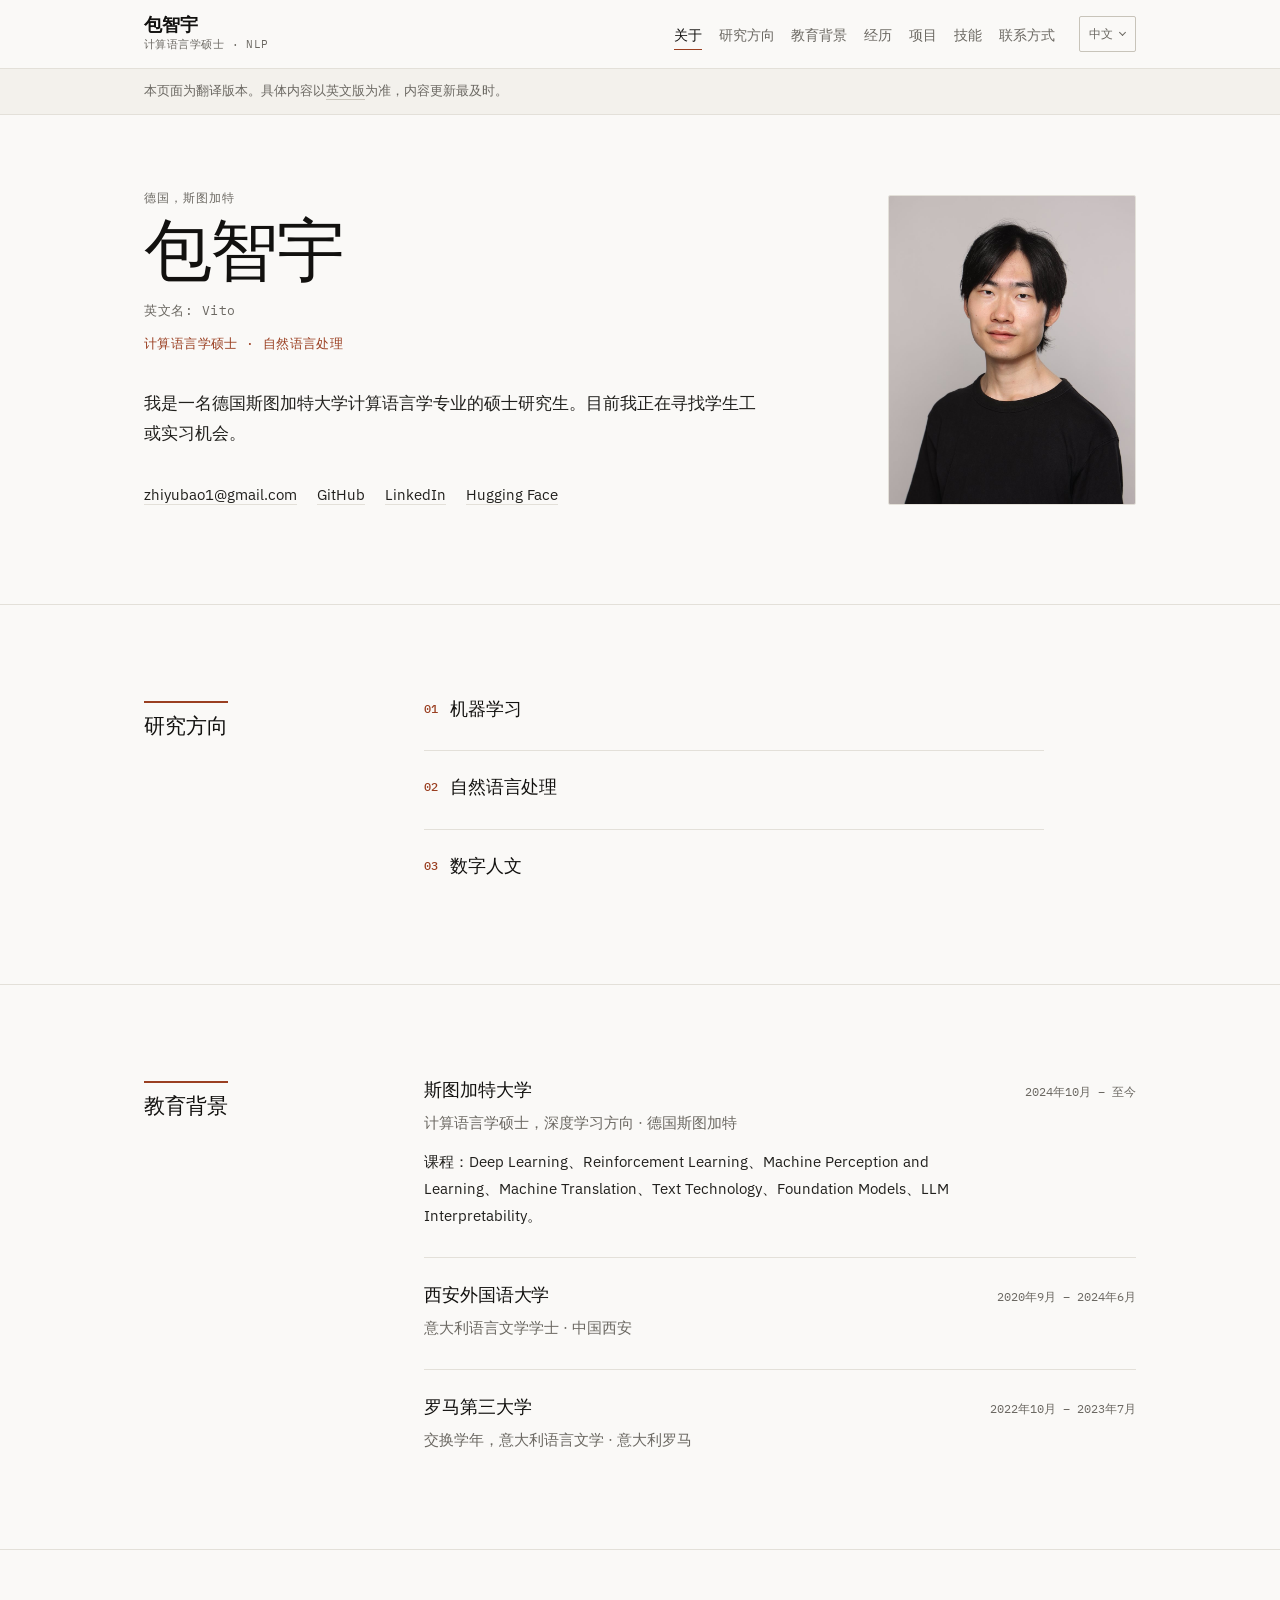
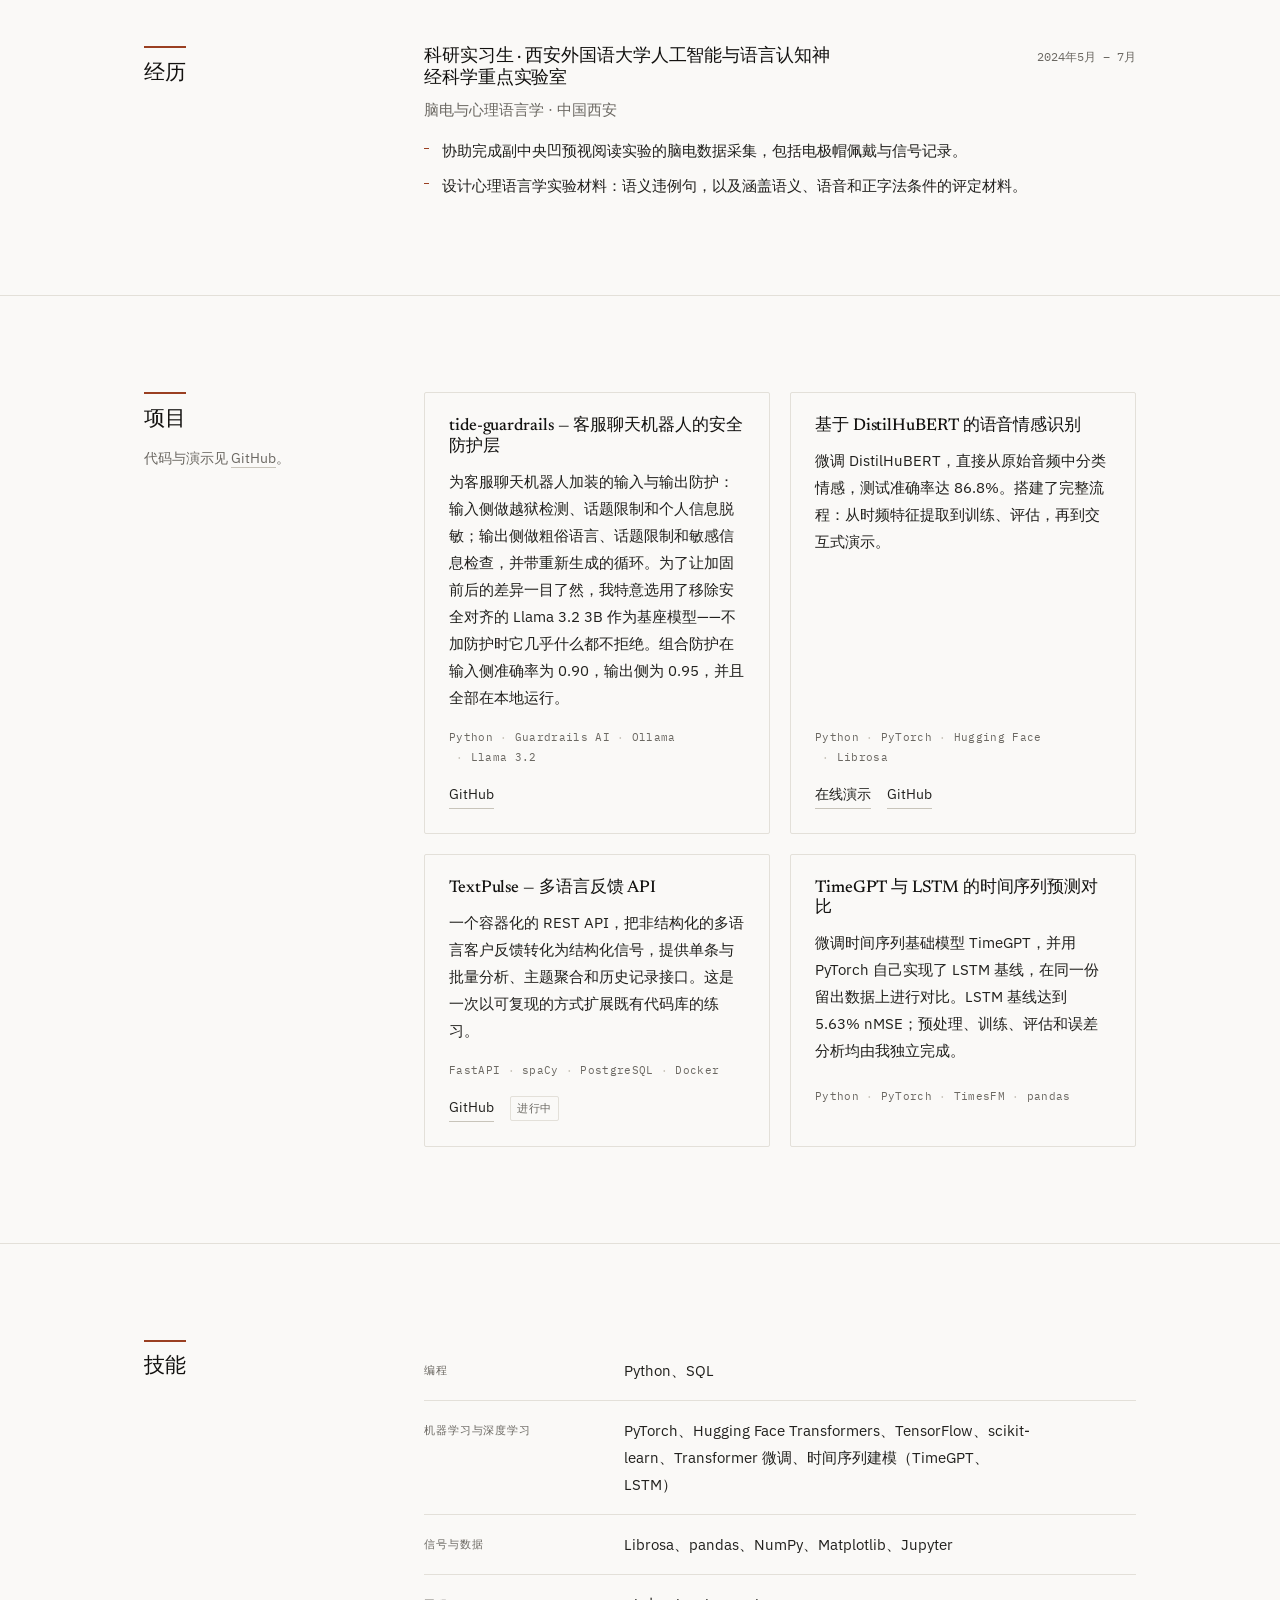
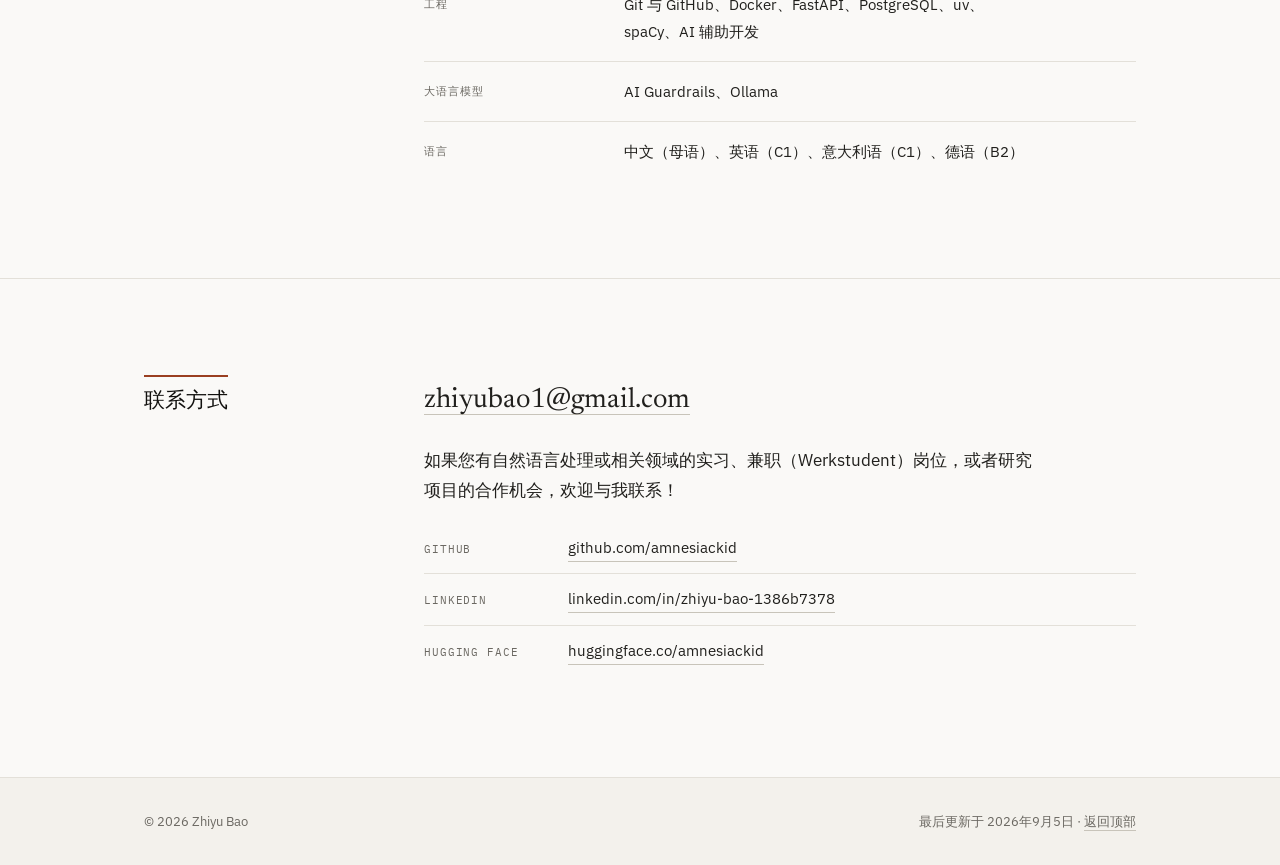
<file: zh/index.html>
<!doctype html>
<html lang="zh-Hans">
<head>
<meta charset="utf-8">
<meta name="viewport" content="width=device-width, initial-scale=1">

<!-- ==========================================================================
     中文版  /  CHINESE VERSION
     --------------------------------------------------------------------------
     This is a translation of ../index.html. English is the primary version.

     HOW TO KEEP THIS IN SYNC
       - The section ids (#about, #research, …) are IDENTICAL in all three
         languages. Do not rename them: the nav, the scroll-spy and the
         language switcher all rely on them matching.
       - styles.css and main.js are shared — they live one level up and are
         referenced as ../styles.css and ../main.js. Never copy them in here.
       - lang="zh-Hans" on the <html> tag above is what switches the fonts to a
         CJK-capable stack; see the html[lang^="zh"] block in styles.css.

     TO DO
       - The name is written "Zhiyu Bao" in Latin script because the Chinese
         characters were not available when this page was written. Replace it
         in the <h1>, the masthead, the <title>, the OG tags and the image alt
         text once you want the hanzi here.
       - The research lab in 经历 is kept under its English name for the same
         reason: its official Chinese name was not confirmed.
     ========================================================================== -->

<title>Zhiyu Bao — 计算语言学硕士，自然语言处理与语音</title>
<meta name="description" content="包智宇（Zhiyu Bao），德国斯图加特大学计算语言学硕士研究生，研究方向包括 Transformer 微调、大语言模型可解释性与多语言自然语言处理。">
<link rel="canonical" href="https://amnesiackid.github.io/personal-site/zh/">

<!-- Language alternates. x-default points at English: it is the primary
     version and the fallback for any locale not listed here. -->
<link rel="alternate" hreflang="en" href="https://amnesiackid.github.io/personal-site/">
<link rel="alternate" hreflang="de" href="https://amnesiackid.github.io/personal-site/de/">
<link rel="alternate" hreflang="zh-Hans" href="https://amnesiackid.github.io/personal-site/zh/">
<link rel="alternate" hreflang="x-default" href="https://amnesiackid.github.io/personal-site/">

<meta property="og:type" content="profile">
<meta property="og:title" content="Zhiyu Bao — 计算语言学硕士，自然语言处理与语音">
<meta property="og:description" content="德国斯图加特大学计算语言学硕士研究生。Transformer 微调、大语言模型可解释性、多语言自然语言处理。">
<meta property="og:url" content="https://amnesiackid.github.io/personal-site/zh/">
<meta property="og:image" content="https://amnesiackid.github.io/personal-site/assets/portrait.jpg">
<meta property="og:locale" content="zh_CN">
<meta property="og:locale:alternate" content="en_GB">
<meta property="og:locale:alternate" content="de_DE">
<meta name="twitter:card" content="summary_large_image">

<link rel="icon" href="data:image/svg+xml,%3Csvg xmlns='http://www.w3.org/2000/svg' viewBox='0 0 32 32'%3E%3Crect width='32' height='32' rx='6' fill='%23faf9f7'/%3E%3Ctext x='16' y='22' font-family='Georgia,serif' font-size='16' text-anchor='middle' fill='%239a3f21'%3EZB%3C/text%3E%3C/svg%3E">

<link rel="preconnect" href="https://fonts.googleapis.com">
<link rel="preconnect" href="https://fonts.gstatic.com" crossorigin>
<link rel="stylesheet" href="https://fonts.googleapis.com/css2?family=IBM+Plex+Mono:wght@400;500&family=IBM+Plex+Sans:ital,wght@0,400;0,500;0,600;1,400&family=Newsreader:ital,opsz,wght@0,6..72,400;0,6..72,500;0,6..72,600;1,6..72,400&display=swap">

<!-- Shared stylesheet, one level up. -->
<link rel="stylesheet" href="../styles.css">

<script type="application/ld+json">
{
  "@context": "https://schema.org",
  "@type": "Person",
  "name": "Zhiyu Bao",
  "jobTitle": "计算语言学硕士研究生",
  "email": "mailto:zhiyubao1@gmail.com",
  "affiliation": { "@type": "CollegeOrUniversity", "name": "斯图加特大学" },
  "alumniOf": [
    { "@type": "CollegeOrUniversity", "name": "西安外国语大学" },
    { "@type": "CollegeOrUniversity", "name": "罗马第三大学" }
  ],
  "knowsAbout": ["自然语言处理", "机器学习", "数字人文"],
  "url": "https://amnesiackid.github.io/personal-site/zh/",
  "sameAs": [
    "https://github.com/amnesiackid",
    "https://www.linkedin.com/in/zhiyu-bao-1386b7378/",
    "https://huggingface.co/amnesiackid"
  ]
}
</script>
</head>

<!-- has-lang-notice trims the hero padding, because the notice bar below
     already accounts for the fixed header. -->
<body id="top" class="has-lang-notice">

<a class="skip-link" href="#main">跳到主要内容</a>

<header class="site-header">
  <div class="shell site-header__inner">
    <a class="masthead" href="#top">
      <span class="masthead__name">包智宇</span>
      <span class="masthead__role">计算语言学硕士 &middot; NLP</span>
    </a>

    <div class="site-header__end">

      <nav id="primary-nav" class="nav" aria-label="章节导航">
        <ul class="nav__list">
          <li><a href="#about">关于</a></li>
          <li><a href="#research">研究方向</a></li>
          <li><a href="#education">教育背景</a></li>
          <li><a href="#experience">经历</a></li>
          <li><a href="#projects">项目</a></li>
          <li><a href="#skills">技能</a></li>
          <li><a href="#contact">联系方式</a></li>
        </ul>
      </nav>

      <!-- LANGUAGE DROPDOWN
           A <details> disclosure, so it works without JavaScript.
           Identical on all three pages except for the button label,
           the link paths, and which option carries aria-current.
           The "main" tag marks English as the primary version. -->
      <details class="lang">
        <summary class="lang__toggle">
          <span class="visually-hidden">语言：</span>中文<span class="lang__caret" aria-hidden="true"></span>
        </summary>
        <ul class="lang__menu">
          <li><a href="../" hreflang="en" lang="en">English <span class="lang__tag">main</span></a></li>
          <li><a href="../de/" hreflang="de" lang="de">Deutsch</a></li>
          <li><a href="./" hreflang="zh-Hans" lang="zh-Hans" aria-current="page">中文</a></li>
        </ul>
      </details>

      <button class="nav-toggle" type="button" aria-expanded="false" aria-controls="primary-nav">
        <span class="nav-toggle__bars" aria-hidden="true"></span>
        <span class="nav-toggle__text">菜单</span>
      </button>

    </div>
  </div>
</header>

<!-- Says plainly that English is the primary version. -->
<div class="lang-notice">
  <div class="shell">
    <p>本页面为翻译版本。具体内容以<a href="../" hreflang="en">英文版</a>为准，内容更新最及时。</p>
  </div>
</div>

<main id="main">

<!-- 1. 关于 -->
<section id="about" class="hero" aria-labelledby="hero-name">
  <div class="shell hero__inner">

    <div class="hero__text">
      <p class="eyebrow">德国，斯图加特</p>
      <h1 id="hero-name" class="hero__name">包智宇</h1>
      <p class="preferred-name">英文名: Vito</p>
      <p class="hero__role">计算语言学硕士 &middot; 自然语言处理</p>

      <div class="prose">
        <p>我是一名德国斯图加特大学计算语言学专业的硕士研究生。目前我正在寻找学生工或实习机会。</p>
      </div>

      <ul class="hero__links">
        <li><a href="mailto:zhiyubao1@gmail.com">zhiyubao1@gmail.com</a></li>
        <li><a href="https://github.com/amnesiackid" rel="me noopener">GitHub</a></li>
        <li><a href="https://www.linkedin.com/in/zhiyu-bao-1386b7378/" rel="me noopener">LinkedIn</a></li>
        <li><a href="https://huggingface.co/amnesiackid" rel="me noopener">Hugging&nbsp;Face</a></li>
      </ul>
    </div>

    <figure class="hero__figure">
      <img src="../assets/portrait.jpg" width="900" height="1125"
           alt="Zhiyu Bao 的肖像照" decoding="async">
    </figure>

  </div>
</section>

<!-- 2. 研究方向 -->
<section id="research" class="section" aria-labelledby="research-heading">
  <div class="shell section__grid">

    <div class="section__head">
      <h2 id="research-heading">研究方向</h2>
    </div>

    <div class="section__body">
      <ol class="interests">
        <li>
          <h3>机器学习</h3>
        </li>
        <li>
          <h3>自然语言处理</h3>
        </li>
        <li>
          <h3>数字人文</h3>
        </li>
      </ol>
    </div>

  </div>
</section>

<!-- 3. 教育背景 -->
<section id="education" class="section" aria-labelledby="education-heading">
  <div class="shell section__grid">

    <div class="section__head">
      <h2 id="education-heading">教育背景</h2>
    </div>

    <div class="section__body">
      <ul class="entries">

        <li class="entry">
          <div class="entry__head">
            <h3 class="entry__title">斯图加特大学</h3>
            <p class="entry__meta">2024年10月 &ndash; 至今</p>
          </div>
          <p class="entry__sub">计算语言学硕士，深度学习方向 &middot; 德国斯图加特</p>
          <p class="entry__note">课程：Deep Learning、Reinforcement Learning、Machine
          Perception and Learning、Machine Translation、Text Technology、Foundation
          Models、LLM Interpretability。</p>
        </li>

        <li class="entry">
          <div class="entry__head">
            <h3 class="entry__title">西安外国语大学</h3>
            <p class="entry__meta">2020年9月 &ndash; 2024年6月</p>
          </div>
          <p class="entry__sub">意大利语言文学学士 &middot; 中国西安</p>
        </li>

        <li class="entry">
          <div class="entry__head">
            <h3 class="entry__title">罗马第三大学</h3>
            <p class="entry__meta">2022年10月 &ndash; 2023年7月</p>
          </div>
          <p class="entry__sub">交换学年，意大利语言文学 &middot; 意大利罗马</p>
        </li>

      </ul>
    </div>

  </div>
</section>

<!-- 4. 经历 -->
<section id="experience" class="section" aria-labelledby="experience-heading">
  <div class="shell section__grid">

    <div class="section__head">
      <h2 id="experience-heading">经历</h2>
    </div>

    <div class="section__body">
      <ul class="entries">

        <li class="entry">
          <div class="entry__head">
            <h3 class="entry__title">科研实习生 &middot; 西安外国语大学人工智能与语言认知神经科学重点实验室</h3>
            <p class="entry__meta">2024年5月 &ndash; 7月</p>
          </div>
          <p class="entry__sub">脑电与心理语言学 &middot; 中国西安</p>
          <ul class="bullets">
            <li>协助完成副中央凹预视阅读实验的脑电数据采集，包括电极帽佩戴与信号记录。</li>
            <li>设计心理语言学实验材料：语义违例句，以及涵盖语义、语音和正字法条件的评定材料。</li>
          </ul>
        </li>

      </ul>
    </div>

  </div>
</section>

<!-- 5. 项目 -->
<section id="projects" class="section" aria-labelledby="projects-heading">
  <div class="shell section__grid">

    <div class="section__head">
      <h2 id="projects-heading">项目</h2>
      <p class="section__note">代码与演示见
        <a href="https://github.com/amnesiackid" rel="noopener">GitHub</a>。</p>
    </div>

    <div class="section__body">
      <div class="projects">

        <article class="project">
          <h3 class="project__title">tide-guardrails &mdash; 客服聊天机器人的安全防护层</h3>
          <p class="project__desc">为客服聊天机器人加装的输入与输出防护：输入侧做越狱检测、话题限制和个人信息脱敏；输出侧做粗俗语言、话题限制和敏感信息检查，并带重新生成的循环。为了让加固前后的差异一目了然，我特意选用了移除安全对齐的 Llama 3.2 3B 作为基座模型——不加防护时它几乎什么都不拒绝。组合防护在输入侧准确率为 0.90，输出侧为 0.95，并且全部在本地运行。</p>
          <ul class="project__stack">
            <li>Python</li><li>Guardrails AI</li><li>Ollama</li><li>Llama 3.2</li>
          </ul>
          <p class="project__links">
            <a href="https://github.com/amnesiackid/tide-guardrails" rel="noopener">GitHub</a>
          </p>
        </article>

        <article class="project">
          <h3 class="project__title">基于 DistilHuBERT 的语音情感识别</h3>
          <p class="project__desc">微调 DistilHuBERT，直接从原始音频中分类情感，测试准确率达
          86.8%。搭建了完整流程：从时频特征提取到训练、评估，再到交互式演示。</p>
          <ul class="project__stack">
            <li>Python</li><li>PyTorch</li><li>Hugging Face</li><li>Librosa</li>
          </ul>
          <p class="project__links">
            <a href="https://huggingface.co/spaces/amnesiackid/audio-emotion-recognition" rel="noopener">在线演示</a>
            <a href="https://github.com/amnesiackid/automatic-speech-emotion-recognition-on-ravdess" rel="noopener">GitHub</a>
          </p>
        </article>

        <article class="project">
          <h3 class="project__title">TextPulse &mdash; 多语言反馈 API</h3>
          <p class="project__desc">一个容器化的 REST API，把非结构化的多语言客户反馈转化为结构化信号，提供单条与批量分析、主题聚合和历史记录接口。这是一次以可复现的方式扩展既有代码库的练习。</p>
          <ul class="project__stack">
            <li>FastAPI</li><li>spaCy</li><li>PostgreSQL</li><li>Docker</li>
          </ul>
          <p class="project__links">
            <a href="https://github.com/amnesiackid/TextPulse-Multilingual-Customer-Feedback-API" rel="noopener">GitHub</a>
            <span class="project__status">进行中</span>
          </p>
        </article>

        <article class="project">
          <h3 class="project__title">TimeGPT 与 LSTM 的时间序列预测对比</h3>
          <p class="project__desc">微调时间序列基础模型 TimeGPT，并用 PyTorch
          自己实现了 LSTM 基线，在同一份留出数据上进行对比。LSTM 基线达到 5.63%
          nMSE；预处理、训练、评估和误差分析均由我独立完成。</p>
          <ul class="project__stack">
            <li>Python</li><li>PyTorch</li><li>TimesFM</li><li>pandas</li>
          </ul>
        </article>

      </div>
    </div>

  </div>
</section>

<!-- 6. 技能 -->
<section id="skills" class="section" aria-labelledby="skills-heading">
  <div class="shell section__grid">

    <div class="section__head">
      <h2 id="skills-heading">技能</h2>
    </div>

    <div class="section__body">
      <dl class="skills">

        <div class="skills__group">
          <dt>编程</dt>
          <dd>Python、SQL</dd>
        </div>

        <div class="skills__group">
          <dt>机器学习与深度学习</dt>
          <dd>PyTorch、Hugging Face Transformers、TensorFlow、scikit-learn、Transformer
          微调、时间序列建模（TimeGPT、LSTM）</dd>
        </div>

        <div class="skills__group">
          <dt>信号与数据</dt>
          <dd>Librosa、pandas、NumPy、Matplotlib、Jupyter</dd>
        </div>

        <div class="skills__group">
          <dt>工程</dt>
          <dd>Git 与 GitHub、Docker、FastAPI、PostgreSQL、uv、spaCy、AI 辅助开发</dd>
        </div>

        <div class="skills__group">
          <dt>大语言模型</dt>
          <dd>AI Guardrails、Ollama</dd>
        </div>

        <div class="skills__group">
          <dt>语言</dt>
          <dd>中文（母语）、英语（C1）、意大利语（C1）、德语（B2）</dd>
        </div>

      </dl>
    </div>

  </div>
</section>

<!-- 7. 联系方式 -->
<section id="contact" class="section section--last" aria-labelledby="contact-heading">
  <div class="shell section__grid">

    <div class="section__head">
      <h2 id="contact-heading">联系方式</h2>
    </div>

    <div class="section__body">
      <p class="contact__email">
        <a href="mailto:zhiyubao1@gmail.com">zhiyubao1@gmail.com</a>
      </p>

      <p class="prose">如果您有自然语言处理或相关领域的实习、兼职（Werkstudent）岗位，或者研究项目的合作机会，欢迎与我联系！</p>

      <ul class="contact__links">
        <li>
          <span class="contact__label">GitHub</span>
          <a href="https://github.com/amnesiackid" rel="me noopener">github.com/amnesiackid</a>
        </li>
        <li>
          <span class="contact__label">LinkedIn</span>
          <a href="https://www.linkedin.com/in/zhiyu-bao-1386b7378/" rel="me noopener">linkedin.com/in/zhiyu-bao-1386b7378</a>
        </li>
        <li>
          <span class="contact__label">Hugging Face</span>
          <a href="https://huggingface.co/amnesiackid" rel="me noopener">huggingface.co/amnesiackid</a>
        </li>
      </ul>
    </div>

  </div>
</section>

</main>

<footer class="site-footer">
  <div class="shell site-footer__inner">
    <p>&copy; <span data-year>2026</span> Zhiyu Bao</p>
    <p>最后更新于 2026年9月5日 &middot; <a href="#top">返回顶部</a></p>
  </div>
</footer>

<!-- Shared script, one level up. -->
<script src="../main.js"></script>
</body>
</html>
</file>
<file: styles.css>
/* ==========================================================================
   Zhiyu Bao — personal site
   --------------------------------------------------------------------------
   Contents
     1.  Theme variables   <- change colours and fonts here, nothing else
     2.  Base & reset
     3.  Layout primitives (.shell, .section)
     4.  Site header / navigation
     5.  Hero
     6.  Research interests
     7.  Entries (education, experience)
     8.  Projects
     9.  Publications (used only if you un-hide that section)
     10. Skills
     11. CV & contact
     12. Footer
     13. Dark mode
     14. Reduced motion & print
   ========================================================================== */


/* ==========================================================================
   1. THEME VARIABLES
   This is the only block you need to touch to re-theme the whole site.

   To change the accent colour: edit --accent (and --accent-ink in the dark
   mode block near the bottom, section 13).
   To change fonts: edit --font-serif / --font-sans / --font-mono, and update
   the Google Fonts <link> in index.html to load the new families.
   ========================================================================== */
:root {
  /* --- colour ------------------------------------------------------------ */
  --paper:        #faf9f7;   /* page background — warm off-white   */
  --paper-sunk:   #f3f1ec;   /* very slightly recessed surfaces    */
  --ink:          #21201d;   /* body text                          */
  --ink-strong:   #12110f;   /* headings                           */
  --ink-muted:    #6b6862;   /* dates, captions, secondary text    */
  --rule:         #e3e0d9;   /* hairlines and card borders         */
  --rule-strong:  #c8c4ba;   /* link underlines                    */
  --accent:       #9a3f21;   /* the one accent colour — terracotta */

  /* --- type -------------------------------------------------------------- */
  --font-serif: "Newsreader", Georgia, "Times New Roman", serif;
  --font-sans:  "IBM Plex Sans", -apple-system, BlinkMacSystemFont, "Segoe UI", sans-serif;
  --font-mono:  "IBM Plex Mono", ui-monospace, SFMono-Regular, Menlo, monospace;

  --text-base:  1.0625rem;   /* 17px — comfortable for long reading */
  --measure:    62ch;        /* max line length for prose           */

  /* --- spacing & layout -------------------------------------------------- */
  --shell-max:  68rem;       /* outer content width                 */
  --gutter:     clamp(1.25rem, 5vw, 3rem);
  --rail:       13rem;       /* left column that holds section titles */
  --header-h:   4.25rem;
  --section-y:  clamp(3.5rem, 8vw, 6rem);  /* vertical section padding */
}

/* Chinese page only: swap the three font stacks. Every rule below picks these
   up automatically. Latin characters still render in Plex and Newsreader,
   because those families are listed first and only CJK falls through. */
html[lang^="zh"] {
  --font-sans:  "IBM Plex Sans", "PingFang SC", "Hiragino Sans GB", "Microsoft YaHei", "Noto Sans SC", sans-serif;
  --font-serif: "Newsreader", "Songti SC", "Noto Serif SC", SimSun, serif;
  --font-mono:  "IBM Plex Mono", "PingFang SC", "Microsoft YaHei", "Noto Sans SC", monospace;
}

/* CJK text needs a little more leading than Latin at the same size. */
html[lang^="zh"] body { line-height: 1.8; }


/* ==========================================================================
   2. BASE & RESET
   ========================================================================== */
*, *::before, *::after { box-sizing: border-box; }

html {
  scroll-behavior: smooth;
  -webkit-text-size-adjust: 100%;
}

body {
  margin: 0;
  background: var(--paper);
  color: var(--ink);
  font-family: var(--font-sans);
  font-size: var(--text-base);
  line-height: 1.65;
  font-feature-settings: "kern" 1;
  -webkit-font-smoothing: antialiased;
  text-rendering: optimizeLegibility;
}

h1, h2, h3, h4 {
  font-family: var(--font-serif);
  color: var(--ink-strong);
  font-weight: 500;
  line-height: 1.2;
  margin: 0;
  letter-spacing: -0.005em;
}

p { margin: 0 0 1rem; }
p:last-child { margin-bottom: 0; }

ul, ol { margin: 0; padding: 0; list-style: none; }

img { max-width: 100%; height: auto; display: block; }

/* Default link: inherits text colour, picks up the accent on hover. This is
   deliberately quiet so that link-heavy paragraphs stay readable. */
a {
  color: inherit;
  text-decoration: none;
  border-bottom: 1px solid var(--rule-strong);
  transition: color 120ms ease, border-color 120ms ease;
}
a:hover {
  color: var(--accent);
  border-bottom-color: var(--accent);
}

/* Visible keyboard focus everywhere. Do not remove — it is the only way
   keyboard users can see where they are. */
:focus-visible {
  outline: 2px solid var(--accent);
  outline-offset: 3px;
  border-radius: 2px;
}

/* Skip link: hidden until focused, then parks itself top-left. */
.skip-link {
  position: absolute;
  left: -9999px;
  top: 0;
  z-index: 100;
  background: var(--paper);
  padding: 0.75rem 1rem;
  border: 1px solid var(--ink);
}
.skip-link:focus { left: 1rem; top: 1rem; }

/* Hidden on screen, still announced by screen readers. */
.visually-hidden {
  position: absolute;
  width: 1px;
  height: 1px;
  margin: -1px;
  padding: 0;
  overflow: hidden;
  clip-path: inset(50%);
  white-space: nowrap;
}

/* Small uppercase label in mono — used for the location line and similar. */
.eyebrow {
  font-family: var(--font-mono);
  font-size: 0.75rem;
  letter-spacing: 0.08em;
  text-transform: uppercase;
  color: var(--ink-muted);
  margin: 0 0 1rem;
}

/* Constrained line length for running text. */
.prose { max-width: var(--measure); }
.prose p + p { margin-top: 1rem; }


/* ==========================================================================
   3. LAYOUT PRIMITIVES
   .shell        — centres content and holds the page gutters
   .section      — one page section, separated by a hairline rule
   .section__grid— section title in a left rail, content on the right (desktop)
   ========================================================================== */
.shell {
  width: 100%;
  max-width: var(--shell-max);
  margin-inline: auto;
  padding-inline: var(--gutter);
}

.section {
  border-top: 1px solid var(--rule);
  padding-block: var(--section-y);
  /* Stops the fixed header from covering headings when you jump to a section. */
  scroll-margin-top: var(--header-h);
}
.section--last { padding-bottom: clamp(4rem, 9vw, 7rem); }

.section__grid { display: grid; gap: 1.75rem; }

.section__head h2 {
  font-size: 1.3rem;
  /* A short accent rule above each section title — the one flourish here. */
  padding-top: 0.9rem;
  border-top: 2px solid var(--accent);
  display: inline-block;
}

.section__note {
  font-size: 0.875rem;
  color: var(--ink-muted);
  margin-top: 0.75rem;
  max-width: 18rem;
}

/* Two-column layout from tablet up: titles in the rail, content beside them. */
@media (min-width: 62rem) {
  .section__grid {
    grid-template-columns: var(--rail) minmax(0, 1fr);
    gap: 0 4.5rem;
  }
}


/* ==========================================================================
   4. SITE HEADER / NAVIGATION
   Fixed to the top, solid background (no blur/glass), single hairline below.
   ========================================================================== */
.site-header {
  position: fixed;
  inset: 0 0 auto 0;
  z-index: 50;
  background: var(--paper);
  border-bottom: 1px solid var(--rule);
}

.site-header__inner {
  min-height: var(--header-h);
  display: flex;
  align-items: center;
  justify-content: space-between;
  gap: 1.5rem;
}

.masthead {
  border: 0;
  display: flex;
  flex-direction: column;
  line-height: 1.25;
  padding-block: 0.75rem;
}
.masthead:hover { color: inherit; }
.masthead:hover .masthead__name { color: var(--accent); }

.masthead__name {
  font-family: var(--font-serif);
  font-size: 1.125rem;
  font-weight: 600;
  color: var(--ink-strong);
  transition: color 120ms ease;
}
.masthead__role {
  font-family: var(--font-mono);
  font-size: 0.6875rem;
  letter-spacing: 0.04em;
  color: var(--ink-muted);
}
/* Everything below keeps the header exactly one line tall on a phone. That
   matters beyond looks: --header-h is what the anchor offsets and the
   translation notice are measured against, so a header that grows to two
   lines makes section headings land underneath it. */
.masthead__name { white-space: nowrap; }

@media (max-width: 30rem) {
  /* The role line is the first thing to go. */
  .masthead__role { display: none; }

  .site-header__end { gap: 0.75rem; }

  /* Then the word "Menu". The button keeps its icon, and the label stays in
     the accessibility tree so screen readers still announce it. */
  .nav-toggle__text {
    position: absolute;
    width: 1px;
    height: 1px;
    margin: -1px;
    padding: 0;
    overflow: hidden;
    clip-path: inset(50%);
    white-space: nowrap;
  }
  .nav-toggle { padding: 0.5rem 0.6rem; }
}

.nav__list {
  display: flex;
  flex-wrap: wrap;
  gap: 1.05rem;
}
.nav__list a {
  border: 0;
  font-size: 0.875rem;
  color: var(--ink-muted);
  padding-block: 0.35rem;
  border-bottom: 1px solid transparent;
}
.nav__list a:hover { color: var(--ink-strong); }

/* Set by main.js as you scroll — marks the section you are currently in. */
.nav__list a[aria-current="true"] {
  color: var(--ink-strong);
  border-bottom-color: var(--accent);
}

/* --- mobile menu button (hidden on desktop) ------------------------------ */
.nav-toggle {
  display: none;
  align-items: center;
  gap: 0.5rem;
  background: none;
  border: 1px solid var(--rule-strong);
  border-radius: 2px;
  padding: 0.45rem 0.7rem;
  font: inherit;
  font-size: 0.8125rem;
  color: var(--ink);
  cursor: pointer;
}
.nav-toggle__bars,
.nav-toggle__bars::before,
.nav-toggle__bars::after {
  display: block;
  width: 14px;
  height: 1px;
  background: currentColor;
  content: "";
}
.nav-toggle__bars { position: relative; }
.nav-toggle__bars::before { position: absolute; top: -4px; }
.nav-toggle__bars::after  { position: absolute; top: 4px; }

@media (max-width: 60rem) {
  .nav-toggle { display: inline-flex; }

  .nav {
    position: absolute;
    top: 100%;
    left: 0;
    right: 0;
    background: var(--paper);
    border-bottom: 1px solid var(--rule);
    display: none;
  }
  .nav[data-open="true"] { display: block; }

  .nav__list {
    flex-direction: column;
    gap: 0;
    padding: 0.5rem var(--gutter) 1rem;
  }
  .nav__list a {
    display: block;
    padding-block: 0.6rem;
    font-size: 1rem;
    border-bottom: 1px solid var(--rule);
  }
  .nav__list li:last-child a { border-bottom: 0; }
  .nav__list a[aria-current="true"] { color: var(--accent); }
}

/* --- language switcher ---------------------------------------------------
   A dropdown: a control showing the current language, which opens a list of
   the others. Built on <details>, so it opens, closes and takes keyboard
   focus with no JavaScript at all — main.js only adds Escape and
   click-outside as conveniences.

   The options are real <a> links rather than <option> values, which means
   middle-click and open-in-new-tab work, search engines can follow them, and
   arrowing through the list does not navigate before you have chosen.
   ---------------------------------------------------------------------- */
.site-header__end {
  display: flex;
  align-items: center;
  gap: 1.5rem;
}

.lang {
  position: relative;
  flex-shrink: 0;
}

.lang__toggle {
  display: inline-flex;
  align-items: center;
  cursor: pointer;
  list-style: none;          /* hides the default disclosure triangle */
  font-family: var(--font-mono);
  font-size: 0.75rem;
  color: var(--ink-muted);
  border: 1px solid var(--rule-strong);
  border-radius: 2px;
  padding: 0.4rem 0.6rem;
  white-space: nowrap;
}
.lang__toggle::-webkit-details-marker { display: none; }
.lang__toggle:hover { color: var(--ink-strong); }

/* Chevron. Flips over when the menu is open. */
.lang__caret {
  display: inline-block;
  width: 5px;
  height: 5px;
  margin: -3px 0 0 0.45rem;
  border-right: 1px solid currentColor;
  border-bottom: 1px solid currentColor;
  transform: rotate(45deg);
}
.lang[open] .lang__caret { margin-top: 2px; transform: rotate(-135deg); }

.lang__menu {
  position: absolute;
  top: calc(100% + 0.35rem);
  right: 0;
  z-index: 60;
  min-width: 10.5rem;
  padding: 0.25rem 0;
  background: var(--paper);
  border: 1px solid var(--rule);
  border-radius: 2px;
}

.lang__menu a {
  display: flex;
  align-items: baseline;
  justify-content: space-between;
  gap: 0.75rem;
  border: 0;
  padding: 0.5rem 0.85rem;
  font-size: 0.875rem;
  color: var(--ink);
  white-space: nowrap;
}
.lang__menu a:hover {
  background: var(--paper-sunk);
  color: var(--ink-strong);
}
.lang__menu a[aria-current="page"] { color: var(--accent); }

/* Marks English as the primary version, in every language's menu. */
.lang__tag {
  font-family: var(--font-mono);
  font-size: 0.5625rem;
  letter-spacing: 0.1em;
  text-transform: uppercase;
  color: var(--accent);
}

@media (max-width: 60rem) {
  .site-header__end { gap: 1rem; }
}

/* --- translation notice --------------------------------------------------
   Slim bar at the top of the German and Chinese pages saying that English is
   the primary version. margin-top clears the fixed header; the matching
   body class trims the hero so the spacing does not double up.
   ---------------------------------------------------------------------- */
.lang-notice {
  margin-top: var(--header-h);
  background: var(--paper-sunk);
  border-bottom: 1px solid var(--rule);
  padding-block: 0.7rem;
}
.lang-notice p {
  margin: 0;
  font-size: 0.8125rem;
  color: var(--ink-muted);
}
.has-lang-notice .hero { padding-top: clamp(2.5rem, 7vw, 4.5rem); }


/* ==========================================================================
   5. HERO
   ========================================================================== */
.hero {
  padding-top: calc(var(--header-h) + clamp(3rem, 9vw, 6.5rem));
  padding-bottom: clamp(3.5rem, 8vw, 6rem);
  scroll-margin-top: var(--header-h);
}

.hero__inner { display: grid; gap: 2.5rem; }

.hero__name {
  font-size: clamp(2.75rem, 8vw, 4.25rem);
  line-height: 1.02;
  letter-spacing: -0.025em;
  margin-bottom: 0.5rem;
}

/* The preferred-name line directly under the H1. Set quietly so it reads
   as an aside to the name rather than as a second heading. */
.preferred-name {
  font-family: var(--font-mono);
  font-size: 0.8125rem;
  letter-spacing: 0.04em;
  color: var(--ink-muted);
  margin: -0.15rem 0 0.6rem;
}

.hero__role {
  font-family: var(--font-mono);
  font-size: 0.8125rem;
  letter-spacing: 0.03em;
  color: var(--accent);
  margin-bottom: 2rem;
}

.hero .prose p { font-size: 1.0625rem; }

/* Inline row of contact links under the intro. */
.hero__links {
  display: flex;
  flex-wrap: wrap;
  gap: 0.5rem 1.25rem;
  margin-top: 2rem;
  font-size: 0.9375rem;
}
.hero__links a { border-bottom-color: var(--rule); }

/* Photo: cropped to 4:5 by the container, so any portrait-ish image works. */
.hero__figure { margin: 0; }
.hero__figure img {
  width: 100%;
  aspect-ratio: 4 / 5;
  object-fit: cover;
  object-position: center 22%;
  border: 1px solid var(--rule);
  border-radius: 2px;
}

/* On phones the photo moves above the name and shrinks to a headshot, rather
   than sitting full-width underneath the intro where it dominates the screen. */
@media (max-width: 52rem) {
  .hero__inner { gap: 1.75rem; }
  .hero__figure { order: -1; max-width: 8.5rem; }
}

@media (min-width: 52rem) {
  .hero__inner {
    grid-template-columns: minmax(0, 1fr) 15.5rem;
    gap: 4rem;
    align-items: start;
  }
  /* Nudge the photo down so its top edge lines up with the intro text. */
  .hero__figure { margin-top: 0.5rem; }
}


/* ==========================================================================
   6. RESEARCH INTERESTS
   Numbers come from a CSS counter, so adding or removing an <li> renumbers
   the list automatically.
   ========================================================================== */
.interests { counter-reset: interest; }

.interests > li {
  counter-increment: interest;
  position: relative;
  padding-top: 1.75rem;
  margin-top: 1.75rem;
  border-top: 1px solid var(--rule);
  max-width: var(--measure);
}
.interests > li:first-child {
  border-top: 0;
  margin-top: 0;
  padding-top: 0;
}

.interests h3 {
  font-size: 1.125rem;
  margin-bottom: 0.5rem;
}
/* The index number, set in mono and tucked in front of the heading. */
.interests h3::before {
  content: counter(interest, decimal-leading-zero);
  font-family: var(--font-mono);
  font-size: 0.75rem;
  color: var(--accent);
  margin-right: 0.75rem;
  vertical-align: 0.2em;
}
.interests p { color: var(--ink); }


/* ==========================================================================
   7. ENTRIES — education and experience
   .entry__head puts the title and the dates on one baseline, dates hard right.
   ========================================================================== */
.entry {
  padding-top: 1.75rem;
  margin-top: 1.75rem;
  border-top: 1px solid var(--rule);
}
.entry:first-child { border-top: 0; margin-top: 0; padding-top: 0; }

.entry__head {
  display: flex;
  flex-wrap: wrap;
  justify-content: space-between;
  align-items: baseline;
  gap: 0.25rem 1.5rem;
}

.entry__title {
  font-size: 1.125rem;
  max-width: 42ch;
}

.entry__meta {
  font-family: var(--font-mono);
  font-size: 0.75rem;
  color: var(--ink-muted);
  white-space: nowrap;
  margin: 0;
}

.entry__sub {
  color: var(--ink-muted);
  font-size: 0.9375rem;
  margin: 0.35rem 0 0;
}

.entry__note {
  margin-top: 0.75rem;
  max-width: var(--measure);
  font-size: 0.9375rem;
}

/* Bulleted achievements. Custom marker so it stays aligned with the text. */
.bullets { margin-top: 0.9rem; max-width: var(--measure); }
.bullets li {
  position: relative;
  padding-left: 1.1rem;
  margin-bottom: 0.5rem;
  font-size: 0.9375rem;
}
.bullets li::before {
  content: "";
  position: absolute;
  left: 0;
  top: 0.72em;
  width: 5px;
  height: 1px;
  background: var(--accent);
}
.bullets li:last-child { margin-bottom: 0; }


/* ==========================================================================
   8. PROJECTS
   Flat bordered blocks — no shadows, no lift on hover, just a border and a
   title that pick up the accent.
   ========================================================================== */
.projects {
  display: grid;
  gap: 1.25rem;
  grid-template-columns: repeat(auto-fit, minmax(17rem, 1fr));
}

.project {
  display: flex;
  flex-direction: column;
  border: 1px solid var(--rule);
  border-radius: 2px;
  padding: 1.5rem;
  background: var(--paper);
  transition: border-color 140ms ease;
}
.project:hover { border-color: var(--rule-strong); }
.project:hover .project__title { color: var(--accent); }

.project__title {
  font-size: 1.0625rem;
  margin-bottom: 0.6rem;
  transition: color 140ms ease;
}

.project__desc {
  font-size: 0.9375rem;
  color: var(--ink);
  margin-bottom: 1.1rem;
}

/* Tech stack: mono, separated by middots rather than boxed into pills. */
.project__stack {
  display: flex;
  flex-wrap: wrap;
  font-family: var(--font-mono);
  font-size: 0.6875rem;
  letter-spacing: 0.03em;
  color: var(--ink-muted);
  margin-top: auto;
  margin-bottom: 0.9rem;
}
.project__stack li + li::before {
  content: "·";
  margin: 0 0.45rem;
  color: var(--rule-strong);
}

.project__links {
  display: flex;
  flex-wrap: wrap;
  align-items: center;
  gap: 0.75rem 1rem;
  font-size: 0.875rem;
  margin: 0;
}
.project__links a { border-bottom-color: var(--rule-strong); }

.project__status {
  font-family: var(--font-mono);
  font-size: 0.6875rem;
  letter-spacing: 0.04em;
  color: var(--ink-muted);
  border: 1px solid var(--rule);
  border-radius: 2px;
  padding: 0.1rem 0.4rem;
}


/* ==========================================================================
   9. PUBLICATIONS
   Styles are here and ready; the section itself is commented out in the HTML
   until there is something to list.
   ========================================================================== */
.publications { counter-reset: pub; }

.publication {
  counter-increment: pub;
  position: relative;
  padding-left: 2.25rem;
  padding-top: 1.5rem;
  margin-top: 1.5rem;
  border-top: 1px solid var(--rule);
  max-width: var(--measure);
}
.publication:first-child { border-top: 0; margin-top: 0; padding-top: 0; }

.publication::before {
  content: "[" counter(pub) "]";
  position: absolute;
  left: 0;
  font-family: var(--font-mono);
  font-size: 0.75rem;
  color: var(--ink-muted);
  line-height: 1.9;
}

.publication__cite { font-size: 0.9375rem; margin-bottom: 0.5rem; }
.publication__title { color: var(--ink-strong); font-weight: 500; }
.publication__venue { color: var(--ink-muted); }

.publication__links {
  display: flex;
  gap: 1rem;
  font-family: var(--font-mono);
  font-size: 0.75rem;
  margin: 0;
}


/* ==========================================================================
   10. SKILLS
   A definition list: label on the left, comma-separated values on the right.
   ========================================================================== */
.skills__group {
  display: grid;
  gap: 0.25rem;
  padding-top: 1rem;
  margin-top: 1rem;
  border-top: 1px solid var(--rule);
}
.skills__group:first-child { border-top: 0; margin-top: 0; padding-top: 0; }

.skills dt {
  font-family: var(--font-mono);
  font-size: 0.6875rem;
  letter-spacing: 0.08em;
  text-transform: uppercase;
  color: var(--ink-muted);
  padding-top: 0.3rem;
}

.skills dd {
  margin: 0;
  font-size: 0.9375rem;
  max-width: 46ch;
}

@media (min-width: 40rem) {
  .skills__group {
    grid-template-columns: 11rem minmax(0, 1fr);
    gap: 0 1.5rem;
  }
}


/* ==========================================================================
   11. CV & CONTACT
   ========================================================================== */
.button {
  display: inline-block;
  border: 1px solid var(--ink);
  border-radius: 2px;
  padding: 0.65rem 1.25rem;
  margin-top: 1.25rem;
  font-size: 0.9375rem;
  font-weight: 500;
  color: var(--ink-strong);
  background: transparent;
  transition: background-color 140ms ease, color 140ms ease, border-color 140ms ease;
}
.button:hover {
  background: var(--ink-strong);
  border-color: var(--ink-strong);
  color: var(--paper);
}

.cv__note {
  margin-top: 1rem;
  font-family: var(--font-mono);
  font-size: 0.75rem;
  color: var(--ink-muted);
}

.contact__email {
  font-family: var(--font-serif);
  font-size: clamp(1.35rem, 3.5vw, 1.75rem);
  margin-bottom: 1.25rem;
}
.contact__email a { border-bottom-width: 1px; }

.contact__links { margin-top: 1.75rem; }
.contact__links li {
  display: grid;
  gap: 0.1rem;
  padding-top: 0.7rem;
  margin-top: 0.7rem;
  border-top: 1px solid var(--rule);
  font-size: 0.9375rem;
}
.contact__links li:first-child { border-top: 0; margin-top: 0; padding-top: 0; }

/* justify-self keeps the underline the width of the URL, not of the column.
   The URLs are shown in full, so let long ones break rather than overflow. */
.contact__links a {
  justify-self: start;
  overflow-wrap: anywhere;
}

@media (min-width: 30rem) {
  .contact__links li {
    grid-template-columns: 8rem minmax(0, 1fr);
    align-items: baseline;
    gap: 0 1rem;
  }
}

/* The platform name, set like the labels in the Skills list. */
.contact__label {
  font-family: var(--font-mono);
  font-size: 0.6875rem;
  letter-spacing: 0.08em;
  text-transform: uppercase;
  color: var(--ink-muted);
}


/* ==========================================================================
   12. FOOTER
   ========================================================================== */
.site-footer {
  border-top: 1px solid var(--rule);
  background: var(--paper-sunk);
  padding-block: 2rem;
}
.site-footer__inner {
  display: flex;
  flex-wrap: wrap;
  justify-content: space-between;
  gap: 0.5rem 1.5rem;
  font-size: 0.8125rem;
  color: var(--ink-muted);
}
.site-footer p { margin: 0; }
.site-footer a { border-bottom-color: var(--rule-strong); }


/* ==========================================================================
   13. DARK MODE
   Only the colour variables are redefined — every rule above stays as it is.
   Delete this whole block if you would rather the site were always light.
   ========================================================================== */
@media (prefers-color-scheme: dark) {
  :root {
    --paper:       #171614;
    --paper-sunk:  #1d1c19;
    --ink:         #ddd9d2;
    --ink-strong:  #f2efe9;
    --ink-muted:   #a09b92;
    --rule:        #2f2d29;
    --rule-strong: #4a4741;
    --accent:      #e0805a;   /* lighter terracotta, for contrast on dark */
  }
  /* Photographs can look harsh against a dark ground; take the edge off. */
  .hero__figure img { filter: brightness(0.94); }
}


/* ==========================================================================
   14. REDUCED MOTION & PRINT
   ========================================================================== */
@media (prefers-reduced-motion: reduce) {
  html { scroll-behavior: auto; }
  *, *::before, *::after {
    animation-duration: 0.01ms !important;
    transition-duration: 0.01ms !important;
  }
}

/* Someone will print this or save it as a PDF. Make that come out cleanly. */
@media print {
  .site-header, .nav-toggle, .skip-link, .hero__figure { display: none; }
  body { background: #fff; color: #000; font-size: 10.5pt; }
  .hero { padding-top: 0; }
  .section, .hero { break-inside: avoid; }
  a { border-bottom: 0; }
  /* Print the destination of links, since they cannot be clicked on paper. */
  .hero__links a::after,
  .contact__links a::after,
  .project__links a::after {
    content: " (" attr(href) ")";
    font-size: 0.85em;
    color: #555;
  }
}
</file>
